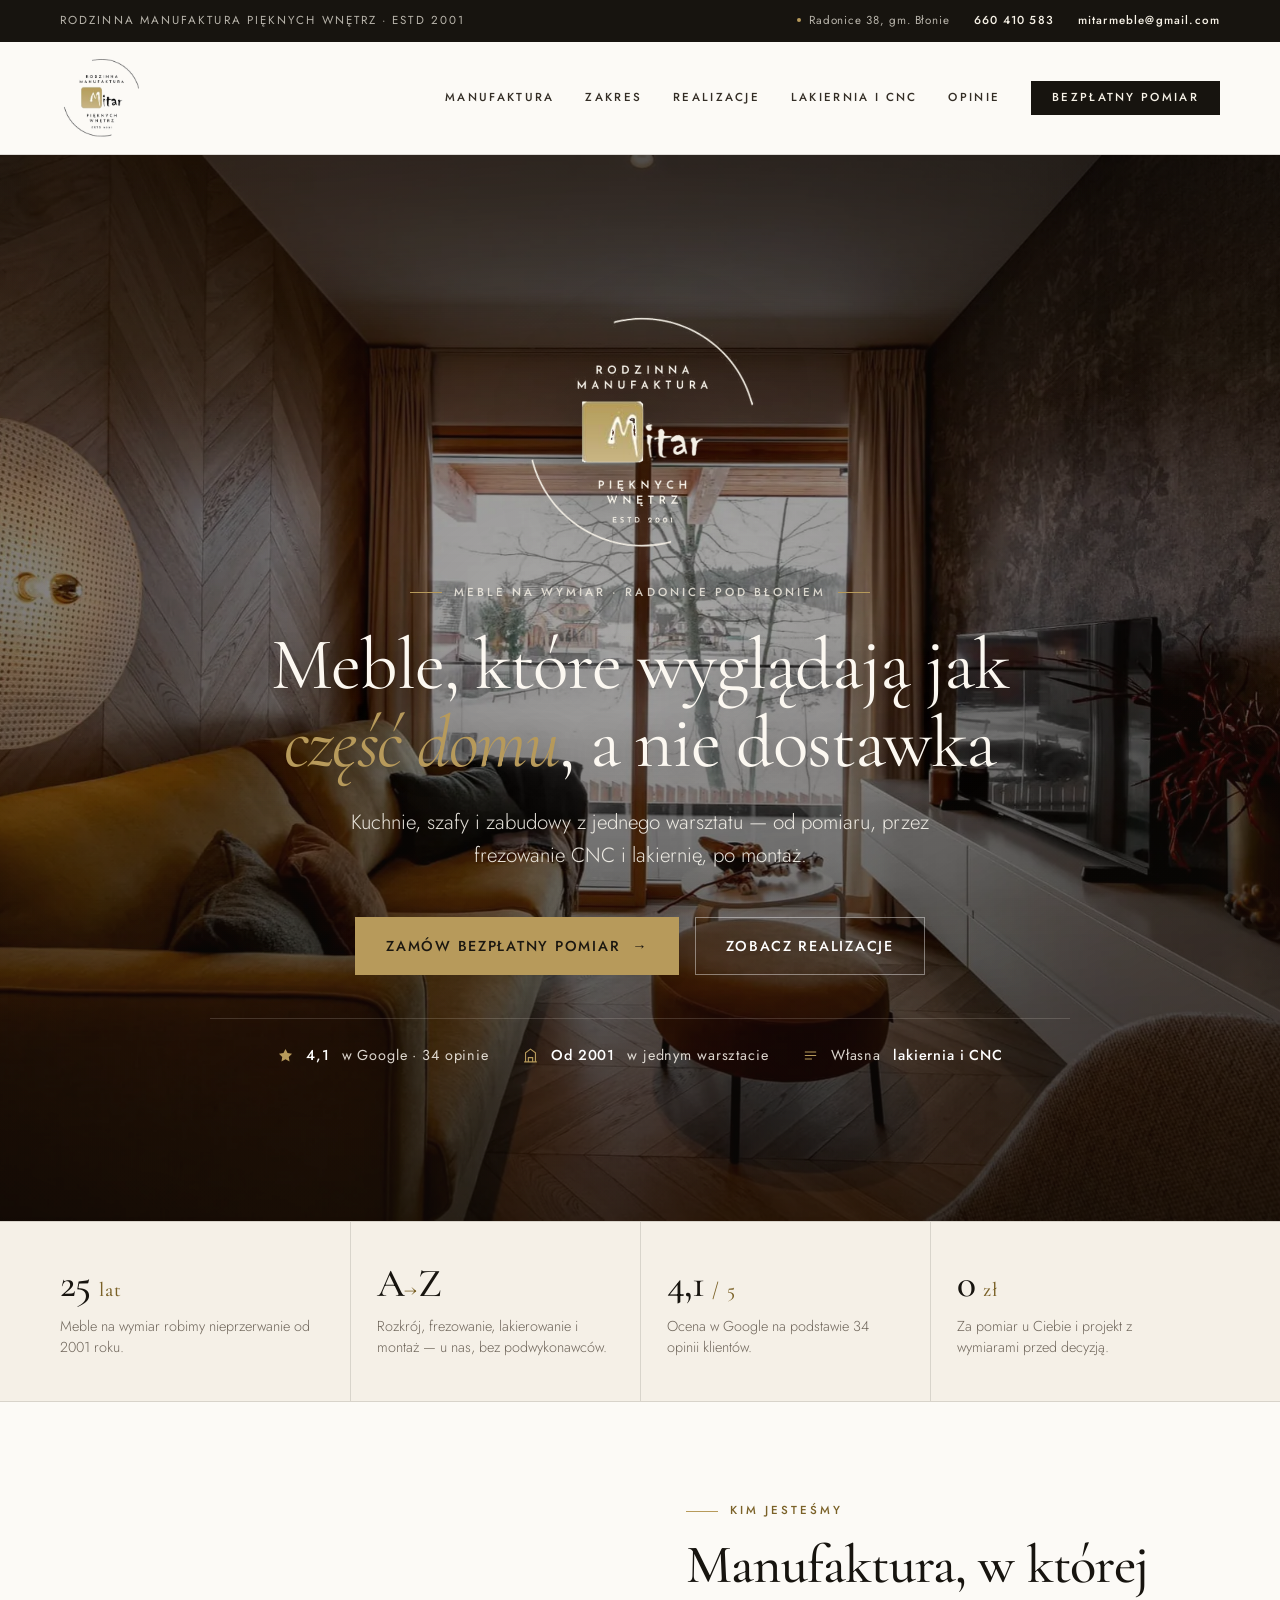
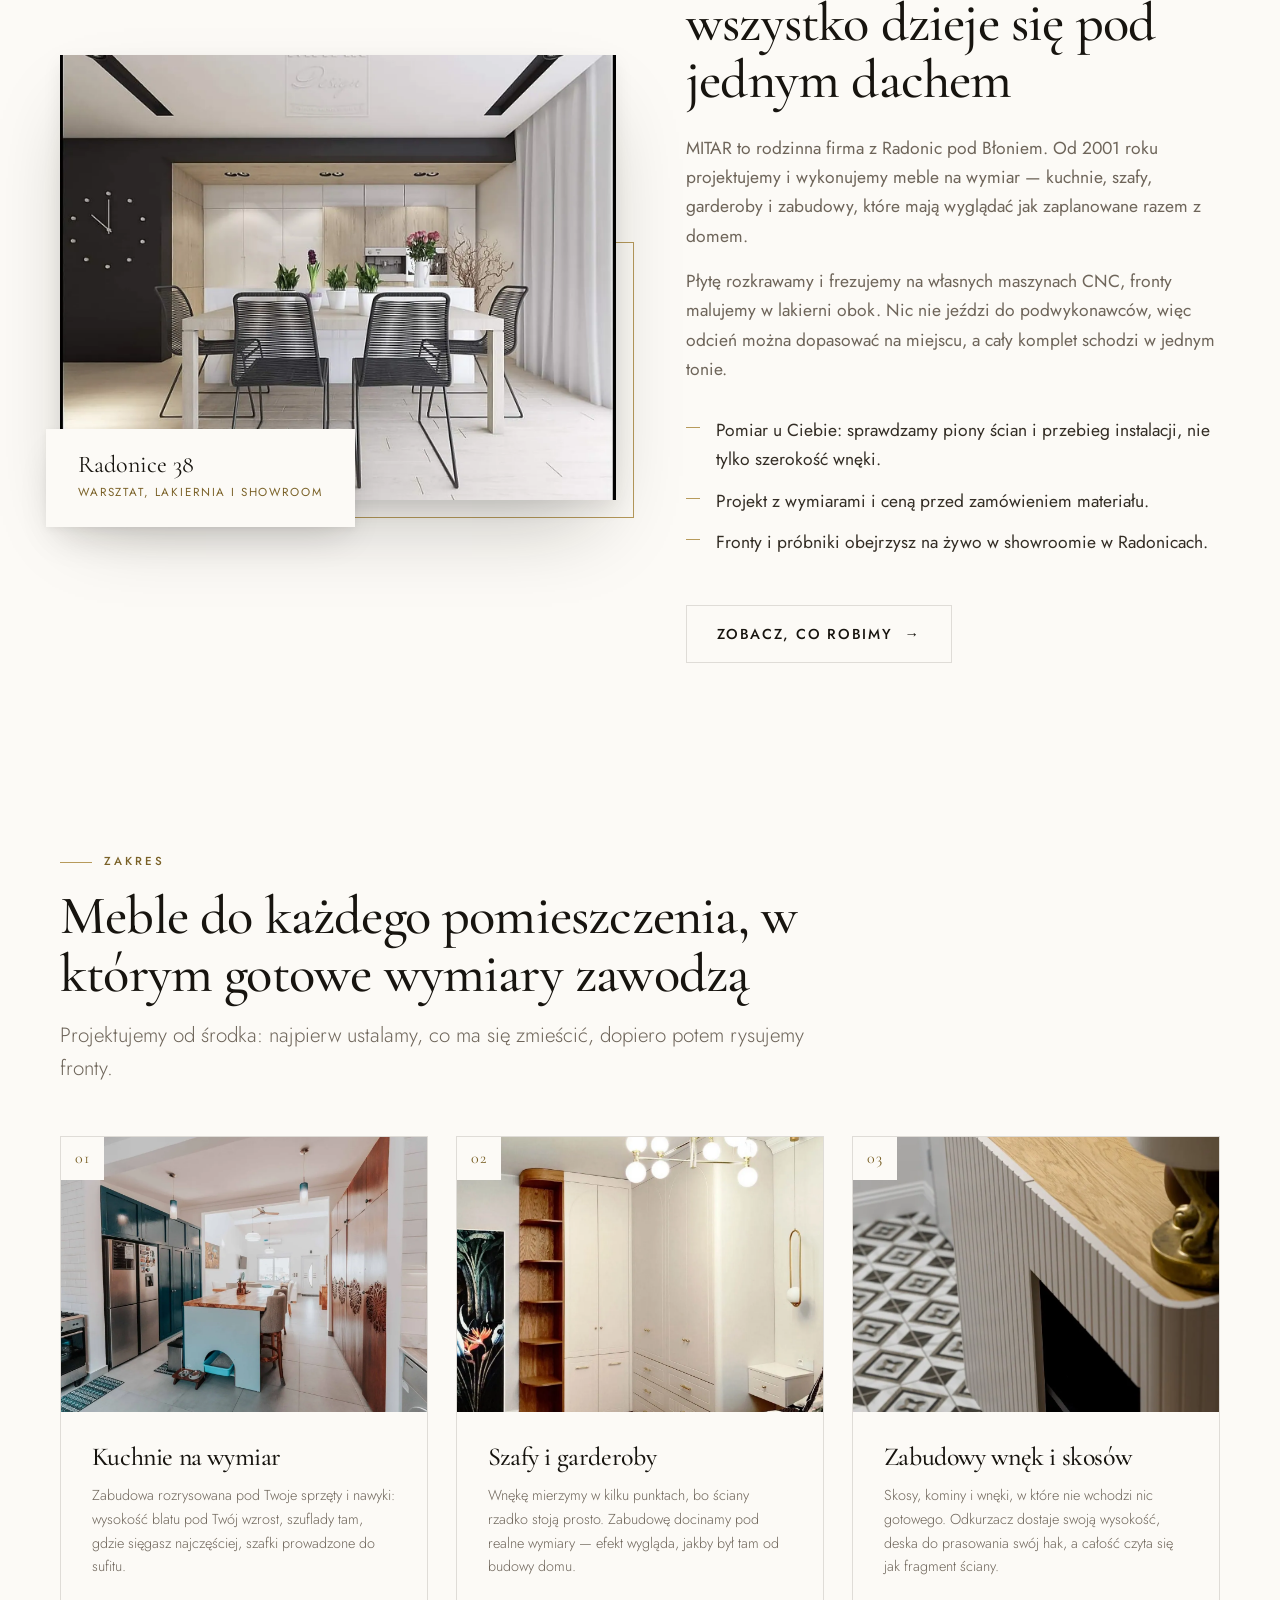
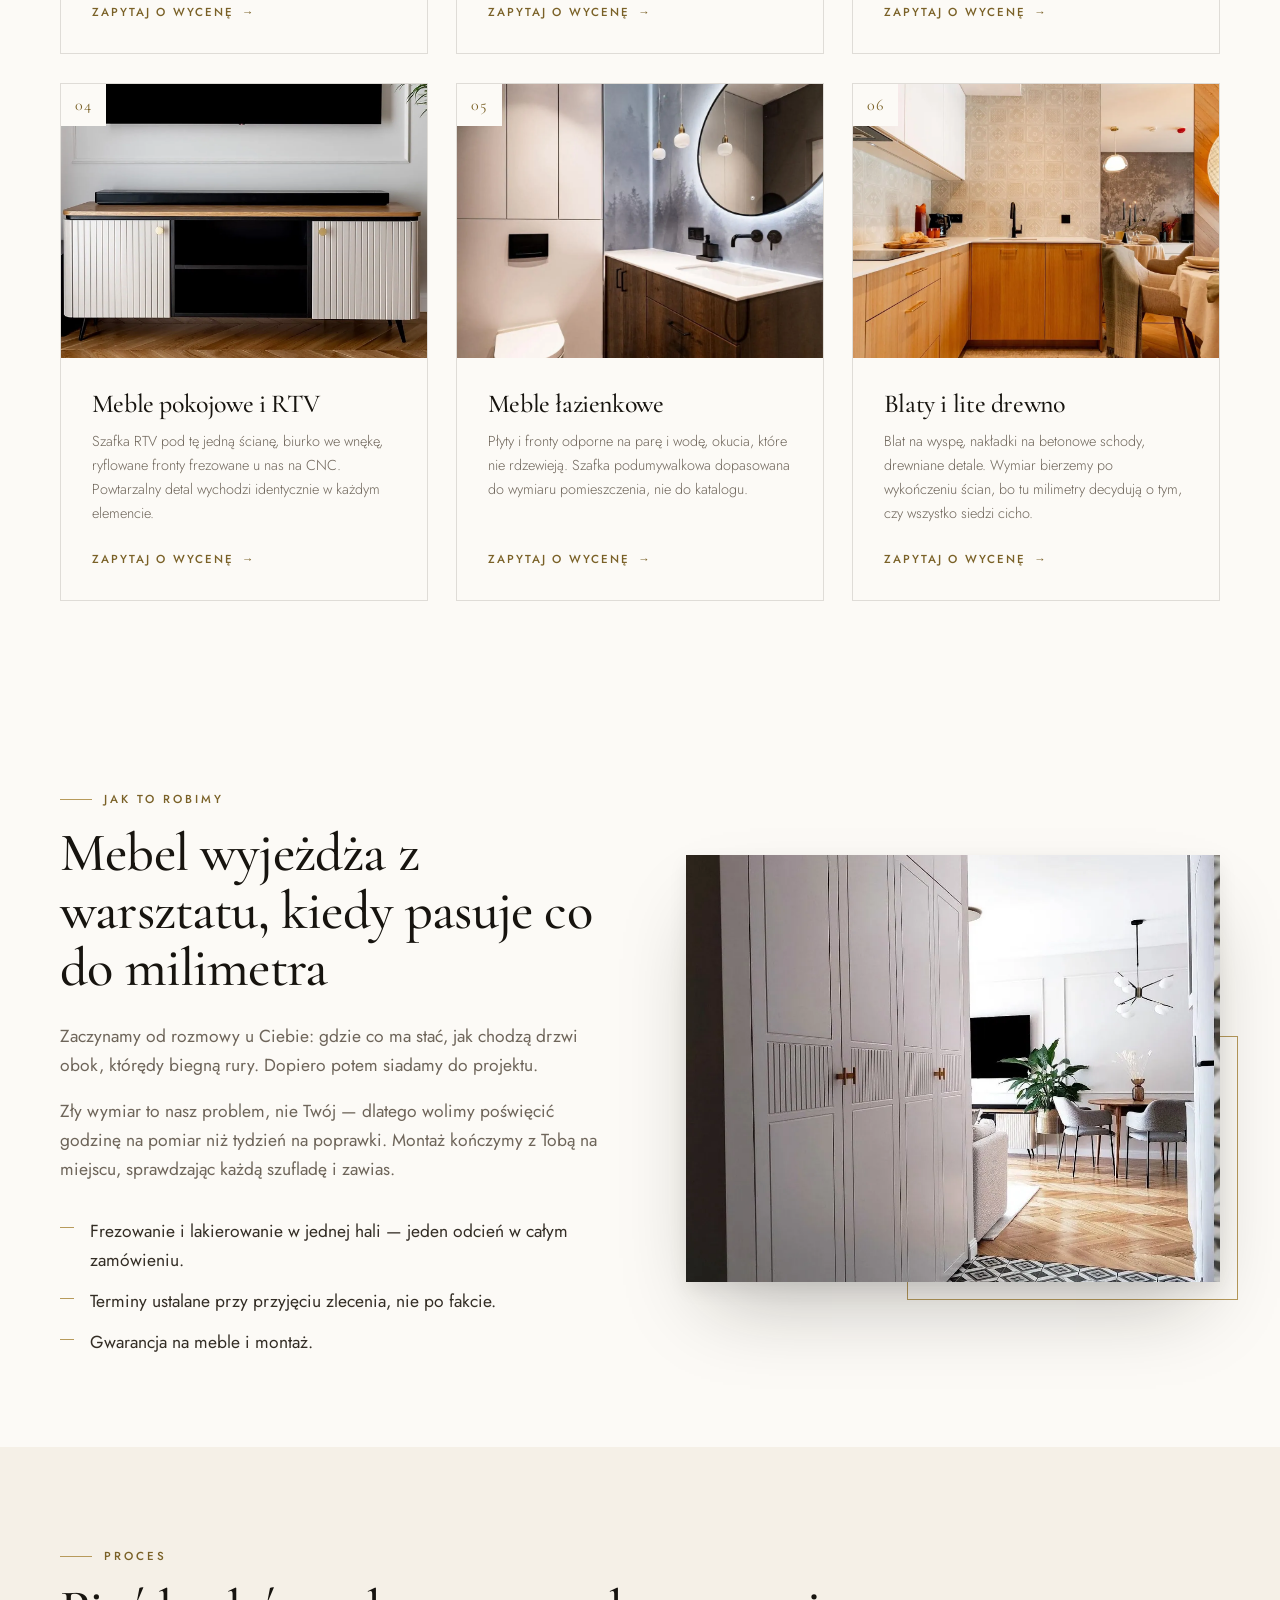
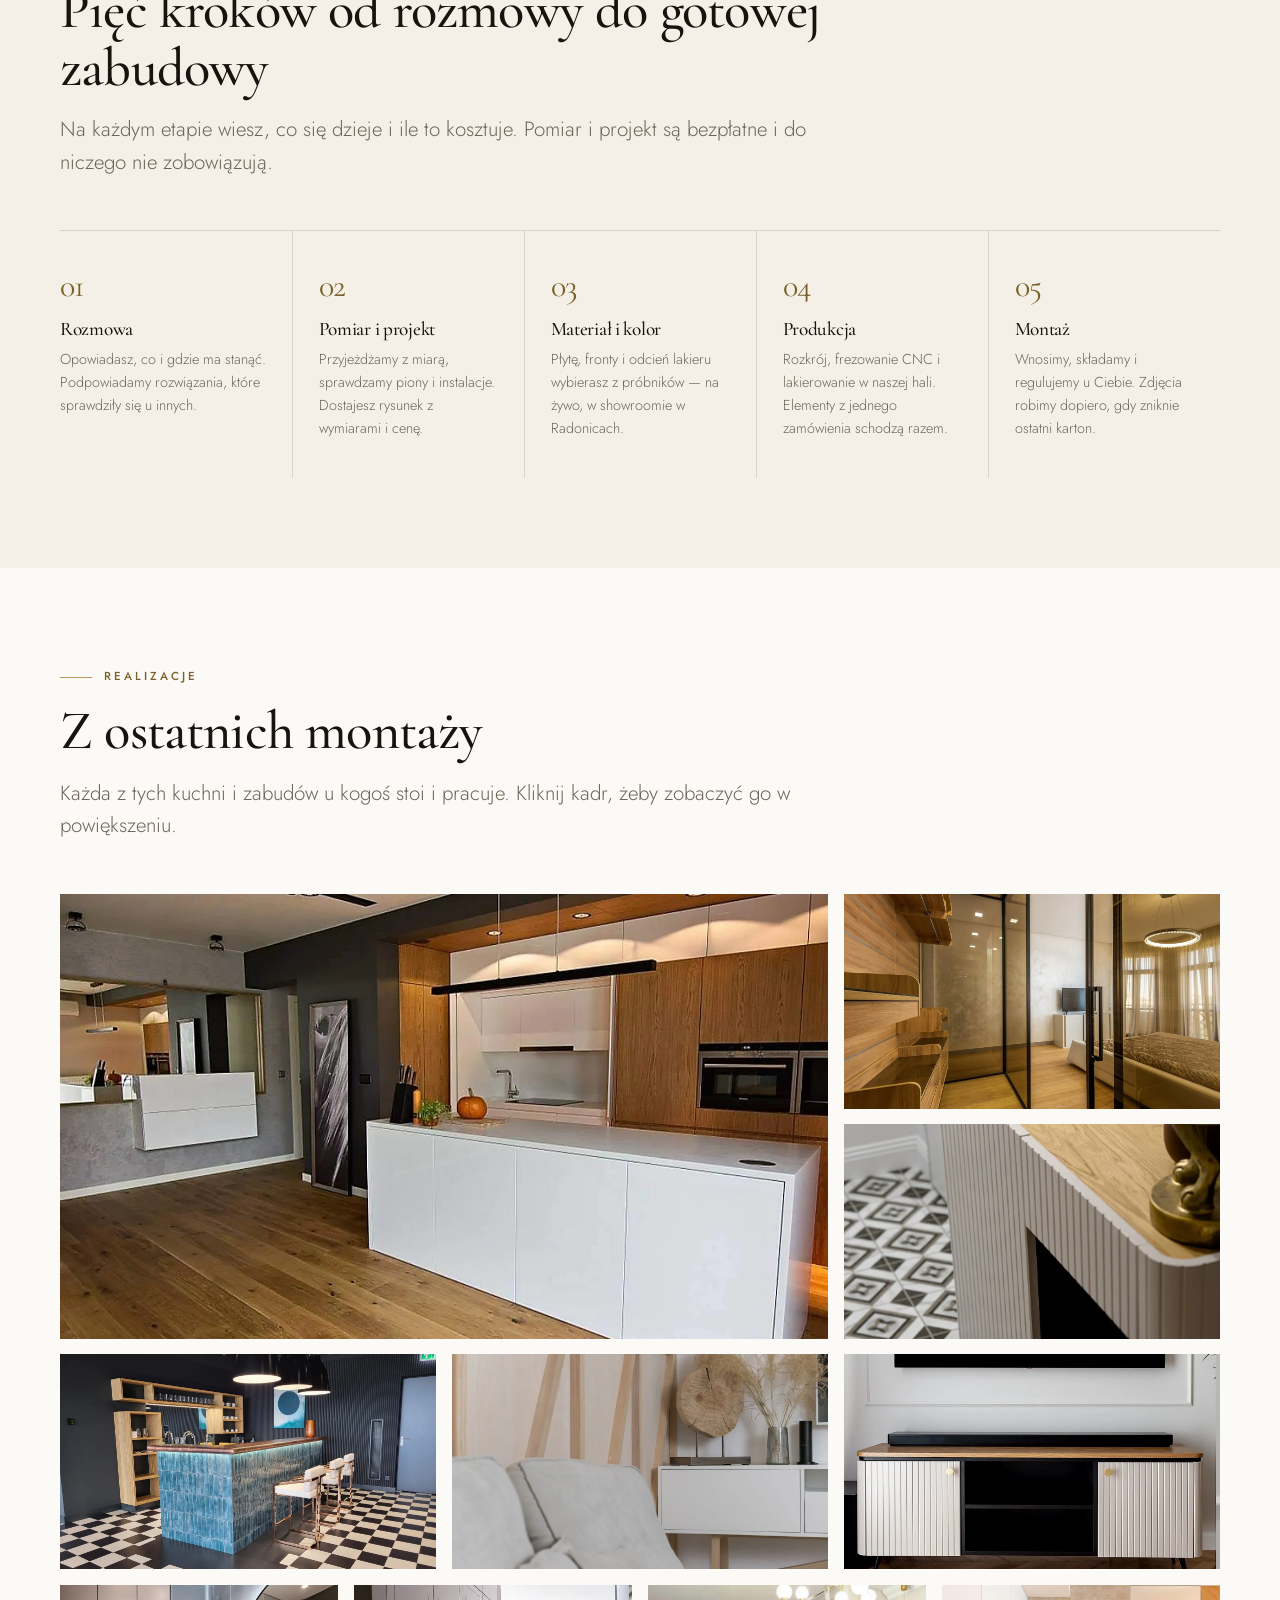
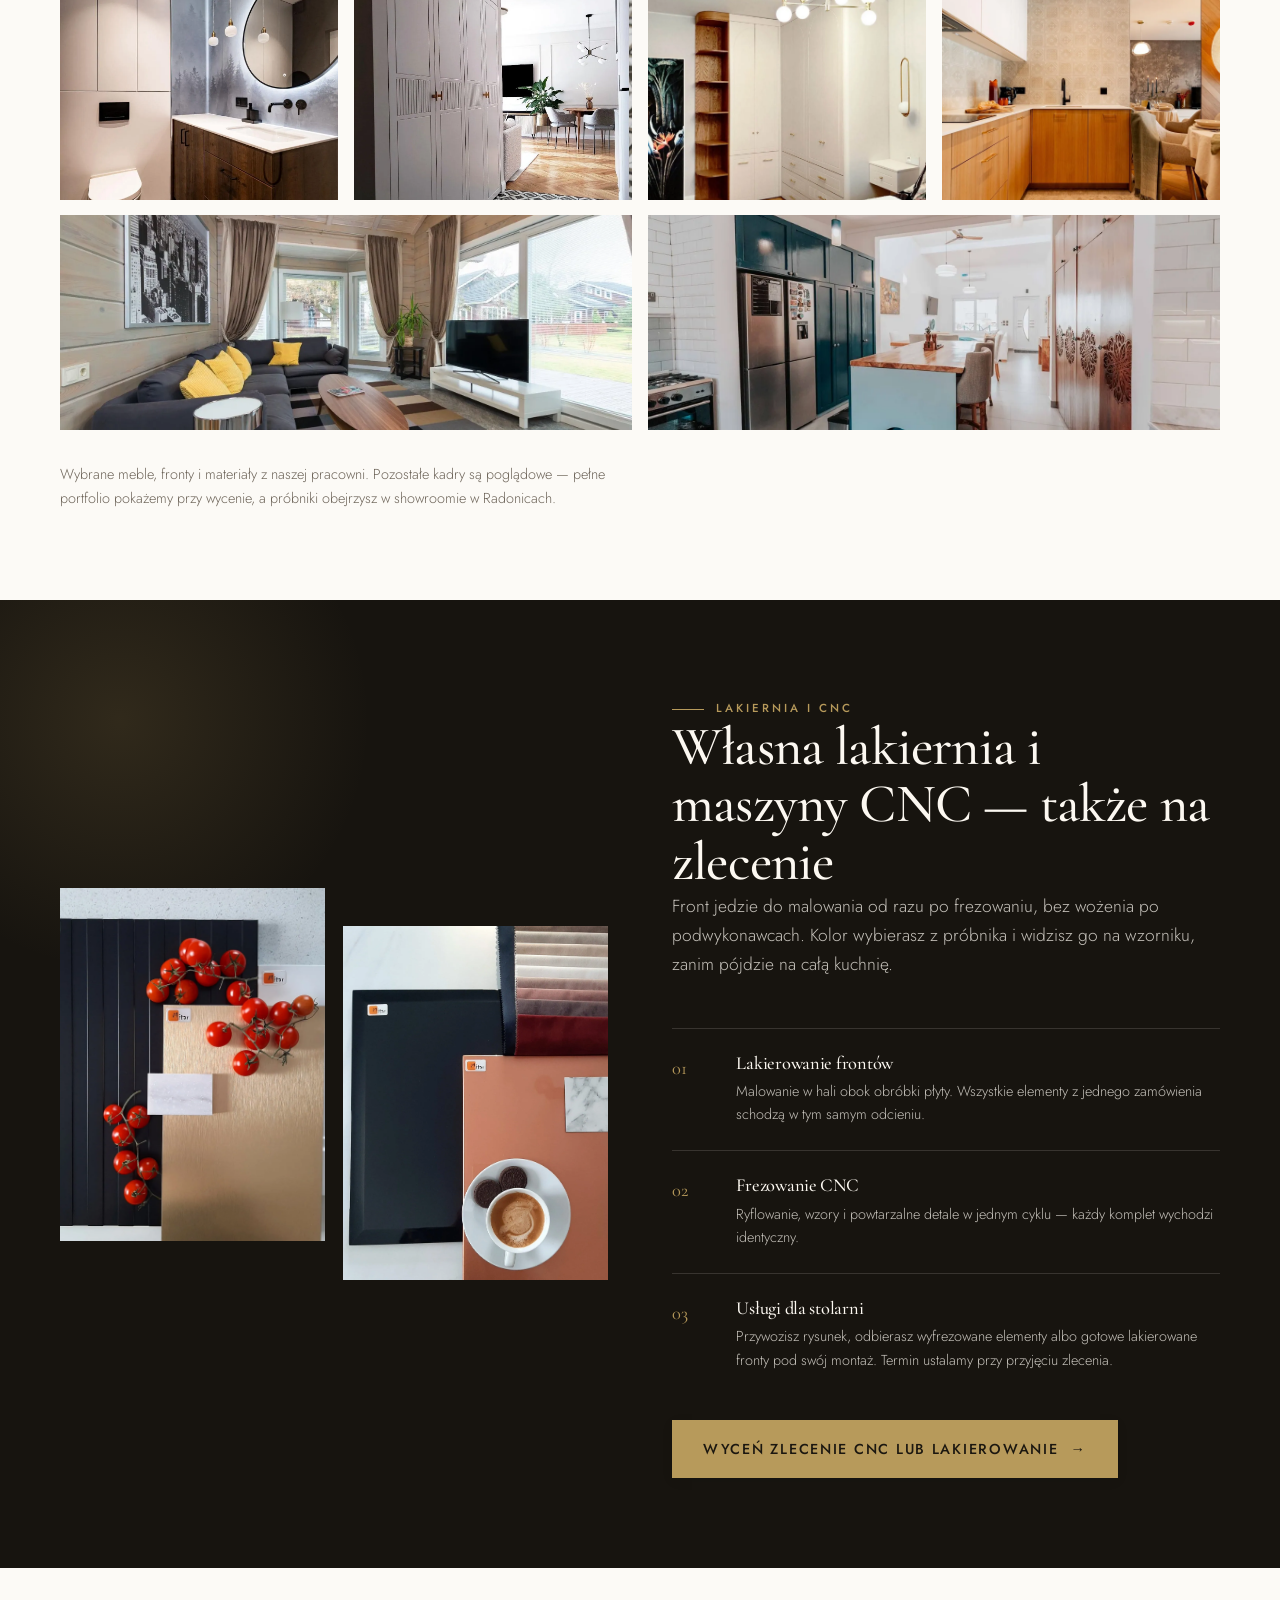
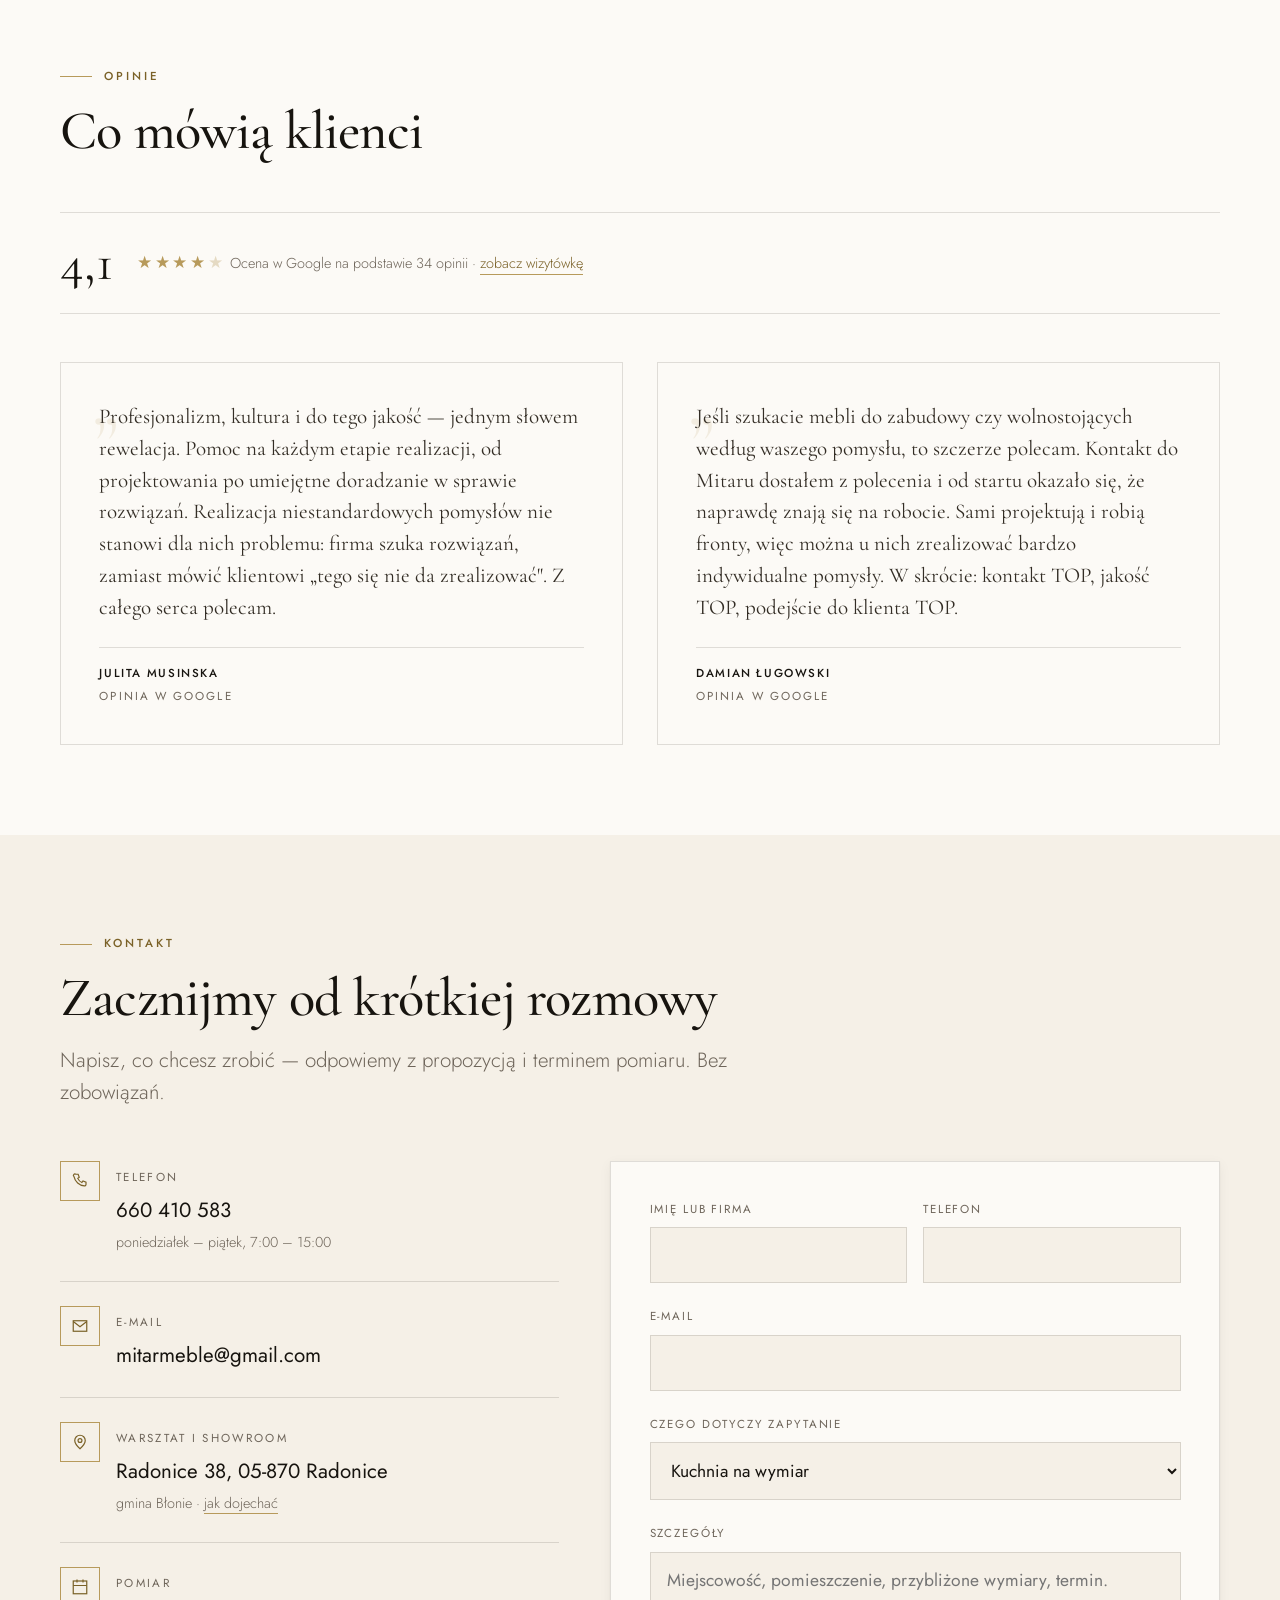
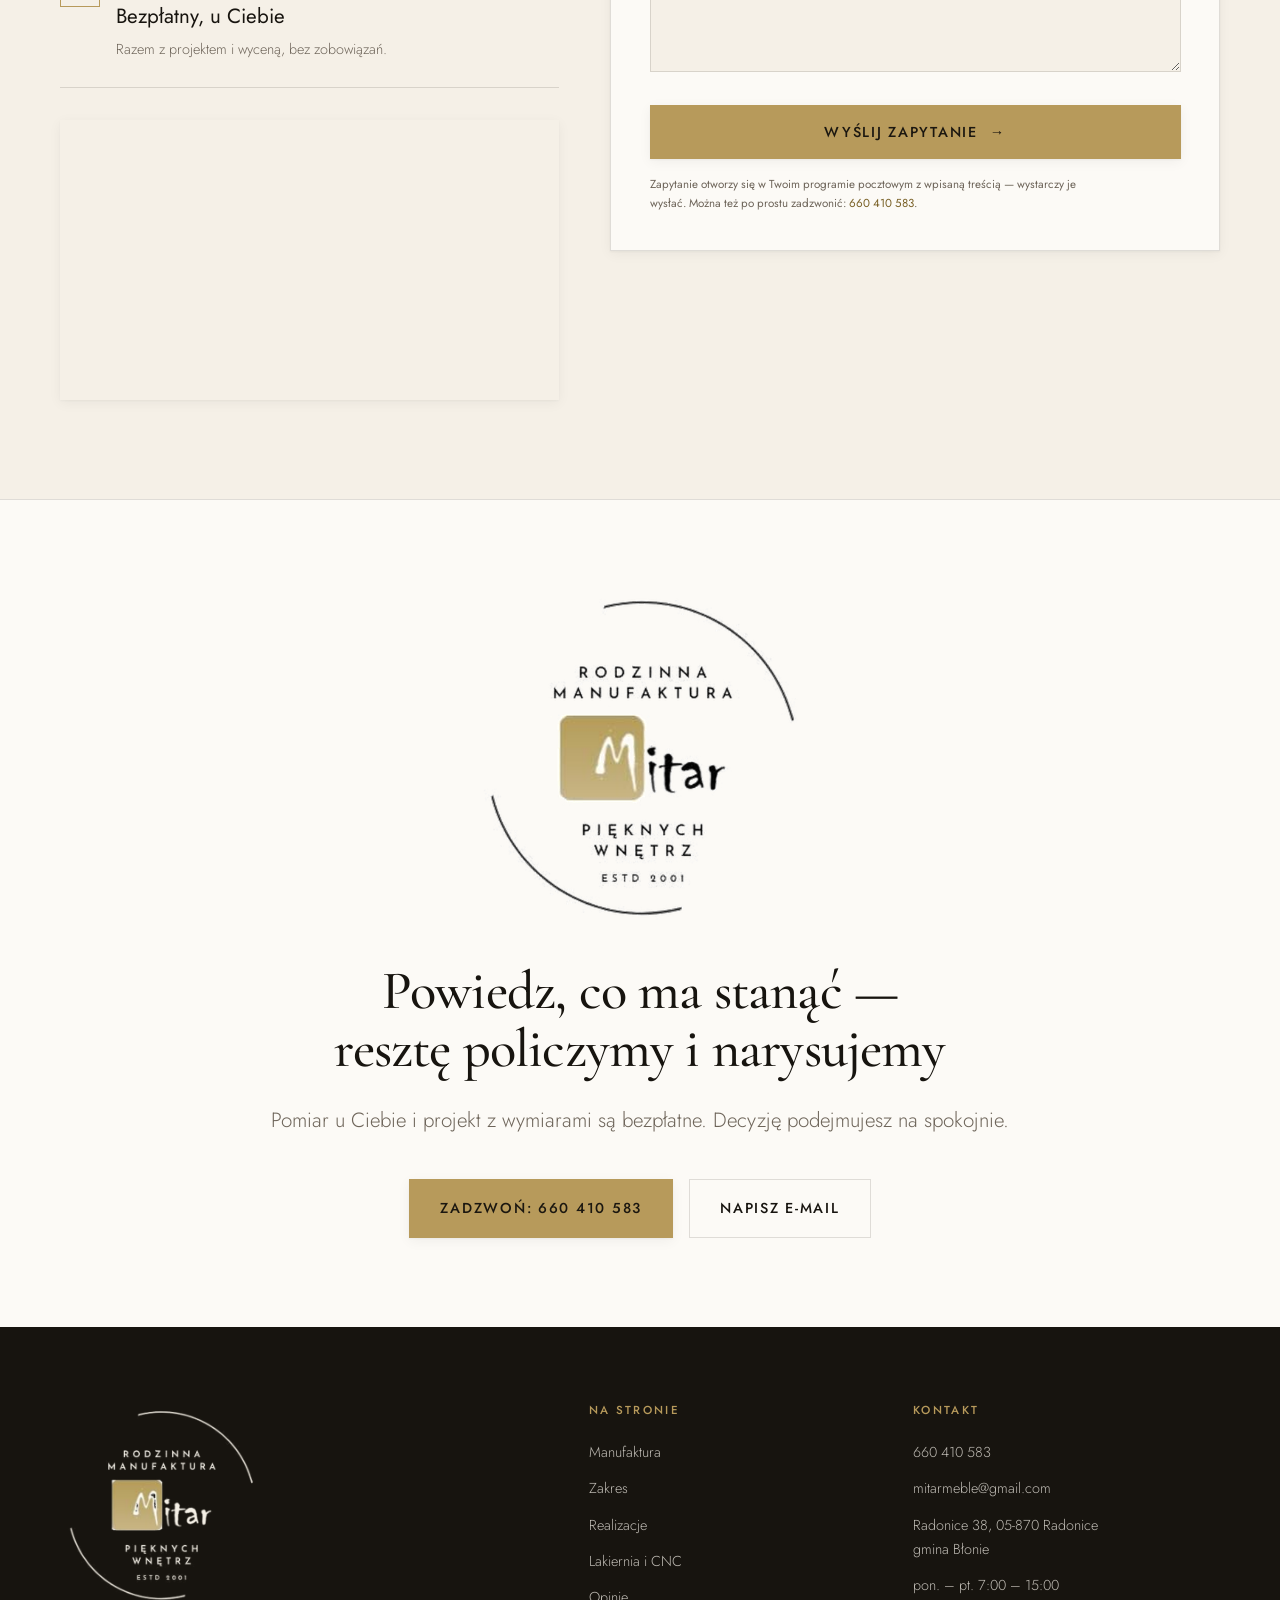
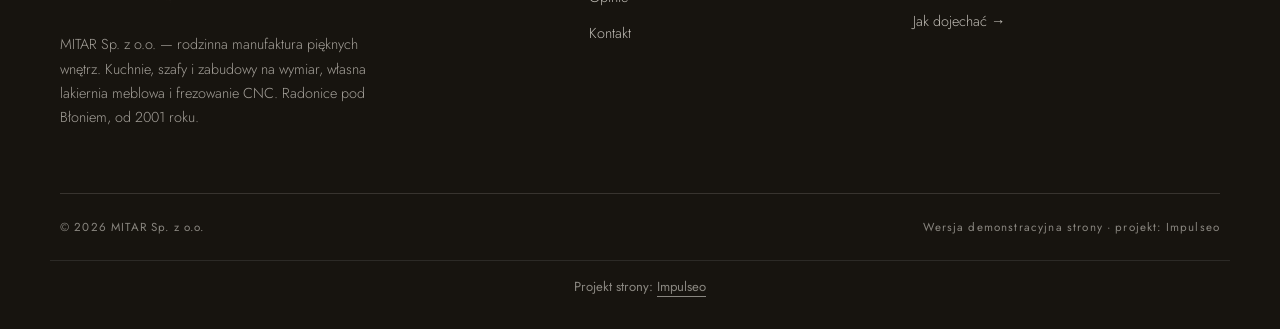
<file: index.html>
<!DOCTYPE html>
<html lang="pl">
<head>
<meta charset="UTF-8">
<meta name="viewport" content="width=device-width, initial-scale=1.0">
<meta name="robots" content="noindex,nofollow">
<title>MITAR — meble na wymiar, lakiernia meblowa i CNC | Radonice pod Błoniem</title>
<meta name="description" content="MITAR — rodzinna manufaktura pięknych wnętrz od 2001 roku. Kuchnie, szafy, garderoby i zabudowy na wymiar. Własna lakiernia meblowa i frezowanie CNC w Radonicach pod Błoniem. Bezpłatny pomiar i projekt: 660 410 583.">
<meta name="theme-color" content="#17140F">
<meta property="og:type" content="website">
<meta property="og:title" content="MITAR — rodzinna manufaktura pięknych wnętrz">
<meta property="og:description" content="Kuchnie, szafy i zabudowy na wymiar. Własna lakiernia meblowa i frezowanie CNC. Radonice pod Błoniem, od 2001 roku.">
<meta property="og:image" content="img/hero.jpg">
<link rel="icon" href="img/logo.png">
<link rel="preconnect" href="https://fonts.googleapis.com">
<link rel="preconnect" href="https://fonts.gstatic.com" crossorigin>
<link rel="preload" as="image" href="img/hero.webp" type="image/webp">
<link href="https://fonts.googleapis.com/css2?family=Cormorant+Garamond:ital,wght@0,400;0,500;0,600;1,400&family=Jost:wght@300;400;500&display=swap" rel="stylesheet">
<link rel="stylesheet" href="assets/styles.css">
</head>
<body id="top">

<!-- ============ PASEK UTILITY ============ -->
<div class="util">
  <div class="wrap">
    <span class="util-left">Rodzinna manufaktura pięknych wnętrz · ESTD 2001</span>
    <span class="util-right">
      <span class="sep"><span class="dot"></span>Radonice 38, gm. Błonie</span>
      <a href="tel:+48660410583">660 410 583</a>
      <a href="mailto:mitarmeble@gmail.com">mitarmeble@gmail.com</a>
    </span>
  </div>
</div>

<!-- ============ NAWIGACJA ============ -->
<header class="nav" id="nav">
  <div class="wrap">
    <a class="brand" href="#top" aria-label="MITAR — strona główna">
      <img src="img/logo.png" alt="MITAR — rodzinna manufaktura pięknych wnętrz" width="323" height="330">
    </a>
    <nav class="nav-links" id="navLinks">
      <a href="#manufaktura">Manufaktura</a>
      <a href="#zakres">Zakres</a>
      <a href="#realizacje">Realizacje</a>
      <a href="#lakiernia">Lakiernia i CNC</a>
      <a href="#opinie">Opinie</a>
      <a href="#kontakt" class="btn btn-dark btn-sm">Bezpłatny pomiar</a>
    </nav>
    <button class="nav-toggle" id="navToggle" aria-label="Menu" aria-expanded="false"><span></span><span></span><span></span></button>
  </div>
</header>

<!-- ============ HERO ============ -->
<section class="hero">
  <div class="hero-bg">
    <picture>
      <source srcset="img/hero.webp" type="image/webp">
      <img src="img/hero.jpg" alt="Salon z zabudową na wymiar wykonaną przez MITAR" width="2000" height="1330" fetchpriority="high">
    </picture>
  </div>
  <div class="wrap">
    <img class="hero-mark" src="img/logo-light.png" alt="MITAR — rodzinna manufaktura pięknych wnętrz, od 2001" width="323" height="330">
    <span class="eyebrow">Meble na wymiar · Radonice pod Błoniem</span>
    <h1>Meble, które wyglądają jak <em>część domu</em>, a nie dostawka</h1>
    <p class="lead">Kuchnie, szafy i zabudowy z jednego warsztatu — od pomiaru, przez frezowanie CNC i lakiernię, po montaż.</p>
    <div class="hero-actions">
      <a href="#kontakt" class="btn btn-gold">Zamów bezpłatny pomiar <span class="arr">→</span></a>
      <a href="#realizacje" class="btn btn-ghost-light">Zobacz realizacje</a>
    </div>
    <div class="hero-facts">
      <span class="f"><svg viewBox="0 0 24 24" aria-hidden="true"><path d="M12 2.8l2.85 5.8 6.4.93-4.63 4.5 1.1 6.37L12 17.4l-5.72 3 1.1-6.37-4.63-4.5 6.4-.93L12 2.8Z" fill="currentColor"/></svg> <b>4,1</b> w Google · 34 opinie</span>
      <span class="f"><svg viewBox="0 0 24 24" fill="none" stroke="currentColor" stroke-width="1.6" aria-hidden="true"><path d="M3 21h18M5 21V8l7-5 7 5v13M9 21v-6h6v6"/></svg> <b>Od 2001</b> w jednym warsztacie</span>
      <span class="f"><svg viewBox="0 0 24 24" fill="none" stroke="currentColor" stroke-width="1.6" aria-hidden="true"><path d="M4 7h16M4 12h16M4 17h10"/></svg> Własna <b>lakiernia i CNC</b></span>
    </div>
  </div>
</section>

<!-- ============ PASEK FAKTÓW ============ -->
<section class="strip">
  <div class="wrap">
    <div class="it reveal"><div class="n">25 <small>lat</small></div><div class="t">Meble na wymiar robimy nieprzerwanie od 2001 roku.</div></div>
    <div class="it reveal" data-d="1"><div class="n">A<small>→</small>Z</div><div class="t">Rozkrój, frezowanie, lakierowanie i montaż — u nas, bez podwykonawców.</div></div>
    <div class="it reveal" data-d="2"><div class="n">4,1 <small>/ 5</small></div><div class="t">Ocena w Google na podstawie 34 opinii klientów.</div></div>
    <div class="it reveal" data-d="3"><div class="n">0 <small>zł</small></div><div class="t">Za pomiar u Ciebie i projekt z wymiarami przed decyzją.</div></div>
  </div>
</section>

<!-- ============ MANUFAKTURA ============ -->
<section id="manufaktura">
  <div class="wrap split">
    <div class="split-art reveal">
      <div class="ph">
        <picture>
          <source srcset="img/about.webp" type="image/webp">
          <img src="img/about.jpg" alt="Showroom MITAR w Radonicach — zabudowa z frontami lakierowanymi" loading="lazy" width="1400" height="1376">
        </picture>
      </div>
      <span class="frame" aria-hidden="true"></span>
      <div class="badge"><div class="k">Radonice 38</div><div class="v">Warsztat, lakiernia i showroom</div></div>
    </div>
    <div class="split-copy reveal" data-d="1">
      <span class="eyebrow">Kim jesteśmy</span>
      <h2>Manufaktura, w której wszystko dzieje się pod jednym dachem</h2>
      <p class="muted">MITAR to rodzinna firma z Radonic pod Błoniem. Od 2001 roku projektujemy i wykonujemy meble na wymiar — kuchnie, szafy, garderoby i zabudowy, które mają wyglądać jak zaplanowane razem z domem.</p>
      <p class="muted">Płytę rozkrawamy i frezujemy na własnych maszynach CNC, fronty malujemy w lakierni obok. Nic nie jeździ do podwykonawców, więc odcień można dopasować na miejscu, a cały komplet schodzi w jednym tonie.</p>
      <ul class="checks">
        <li>Pomiar u Ciebie: sprawdzamy piony ścian i przebieg instalacji, nie tylko szerokość wnęki.</li>
        <li>Projekt z wymiarami i ceną przed zamówieniem materiału.</li>
        <li>Fronty i próbniki obejrzysz na żywo w showroomie w Radonicach.</li>
      </ul>
      <a href="#zakres" class="btn btn-ghost">Zobacz, co robimy <span class="arr">→</span></a>
    </div>
  </div>
</section>

<!-- ============ ZAKRES ============ -->
<section id="zakres" class="process" style="background:var(--paper)">
  <div class="wrap">
    <div class="head reveal">
      <span class="eyebrow">Zakres</span>
      <h2>Meble do każdego pomieszczenia, w którym gotowe wymiary zawodzą</h2>
      <p>Projektujemy od środka: najpierw ustalamy, co ma się zmieścić, dopiero potem rysujemy fronty.</p>
    </div>
    <div class="svc-grid">
      <a class="svc reveal" href="#kontakt">
        <div class="ph"><span class="no">01</span>
          <picture><source srcset="img/g12.webp" type="image/webp"><img src="img/g12.jpg" alt="Kuchnia na wymiar z wyspą" loading="lazy" width="1500" height="1000"></picture>
        </div>
        <div class="bd">
          <h3>Kuchnie na wymiar</h3>
          <p>Zabudowa rozrysowana pod Twoje sprzęty i nawyki: wysokość blatu pod Twój wzrost, szuflady tam, gdzie sięgasz najczęściej, szafki prowadzone do sufitu.</p>
          <span class="more">Zapytaj o wycenę <span class="arr">→</span></span>
        </div>
      </a>
      <a class="svc reveal" data-d="1" href="#kontakt">
        <div class="ph"><span class="no">02</span>
          <picture><source srcset="img/g10.webp" type="image/webp"><img src="img/g10.jpg" alt="Szafa i zabudowa narożna w sypialni" loading="lazy" width="1035" height="1500"></picture>
        </div>
        <div class="bd">
          <h3>Szafy i garderoby</h3>
          <p>Wnękę mierzymy w kilku punktach, bo ściany rzadko stoją prosto. Zabudowę docinamy pod realne wymiary — efekt wygląda, jakby był tam od budowy domu.</p>
          <span class="more">Zapytaj o wycenę <span class="arr">→</span></span>
        </div>
      </a>
      <a class="svc reveal" data-d="2" href="#kontakt">
        <div class="ph"><span class="no">03</span>
          <picture><source srcset="img/g9.webp" type="image/webp"><img src="img/g9.jpg" alt="Obudowa kominka z ryflowanym frontem" loading="lazy" width="909" height="1500"></picture>
        </div>
        <div class="bd">
          <h3>Zabudowy wnęk i skosów</h3>
          <p>Skosy, kominy i wnęki, w które nie wchodzi nic gotowego. Odkurzacz dostaje swoją wysokość, deska do prasowania swój hak, a całość czyta się jak fragment ściany.</p>
          <span class="more">Zapytaj o wycenę <span class="arr">→</span></span>
        </div>
      </a>
      <a class="svc reveal" href="#kontakt">
        <div class="ph"><span class="no">04</span>
          <picture><source srcset="img/g7.webp" type="image/webp"><img src="img/g7.jpg" alt="Komoda RTV z frezowanym frontem" loading="lazy" width="1400" height="988"></picture>
        </div>
        <div class="bd">
          <h3>Meble pokojowe i RTV</h3>
          <p>Szafka RTV pod tę jedną ścianę, biurko we wnękę, ryflowane fronty frezowane u nas na CNC. Powtarzalny detal wychodzi identycznie w każdym elemencie.</p>
          <span class="more">Zapytaj o wycenę <span class="arr">→</span></span>
        </div>
      </a>
      <a class="svc reveal" data-d="1" href="#kontakt">
        <div class="ph"><span class="no">05</span>
          <picture><source srcset="img/g4.webp" type="image/webp"><img src="img/g4.jpg" alt="Zabudowa łazienkowa z drewnianym frontem" loading="lazy" width="998" height="1500"></picture>
        </div>
        <div class="bd">
          <h3>Meble łazienkowe</h3>
          <p>Płyty i fronty odporne na parę i wodę, okucia, które nie rdzewieją. Szafka podumywalkowa dopasowana do wymiaru pomieszczenia, nie do katalogu.</p>
          <span class="more">Zapytaj o wycenę <span class="arr">→</span></span>
        </div>
      </a>
      <a class="svc reveal" data-d="2" href="#kontakt">
        <div class="ph"><span class="no">06</span>
          <picture><source srcset="img/g5.webp" type="image/webp"><img src="img/g5.jpg" alt="Kuchnia z frontami z litego drewna" loading="lazy" width="997" height="1500"></picture>
        </div>
        <div class="bd">
          <h3>Blaty i lite drewno</h3>
          <p>Blat na wyspę, nakładki na betonowe schody, drewniane detale. Wymiar bierzemy po wykończeniu ścian, bo tu milimetry decydują o tym, czy wszystko siedzi cicho.</p>
          <span class="more">Zapytaj o wycenę <span class="arr">→</span></span>
        </div>
      </a>
    </div>
  </div>
</section>

<!-- ============ MILIMETRY / SPLIT 2 ============ -->
<section>
  <div class="wrap split rev">
    <div class="split-art reveal" data-d="1">
      <div class="ph">
        <picture><source srcset="img/g8.webp" type="image/webp"><img src="img/g8.jpg" alt="Biała zabudowa przedpokoju na wymiar" loading="lazy" width="1055" height="1492"></picture>
      </div>
      <span class="frame" aria-hidden="true"></span>
    </div>
    <div class="split-copy reveal">
      <span class="eyebrow">Jak to robimy</span>
      <h2>Mebel wyjeżdża z warsztatu, kiedy pasuje co do milimetra</h2>
      <p class="muted">Zaczynamy od rozmowy u Ciebie: gdzie co ma stać, jak chodzą drzwi obok, którędy biegną rury. Dopiero potem siadamy do projektu.</p>
      <p class="muted">Zły wymiar to nasz problem, nie Twój — dlatego wolimy poświęcić godzinę na pomiar niż tydzień na poprawki. Montaż kończymy z Tobą na miejscu, sprawdzając każdą szufladę i zawias.</p>
      <ul class="checks">
        <li>Frezowanie i lakierowanie w jednej hali — jeden odcień w całym zamówieniu.</li>
        <li>Terminy ustalane przy przyjęciu zlecenia, nie po fakcie.</li>
        <li>Gwarancja na meble i montaż.</li>
      </ul>
    </div>
  </div>
</section>

<!-- ============ PROCES ============ -->
<section class="process">
  <div class="wrap">
    <div class="head reveal">
      <span class="eyebrow">Proces</span>
      <h2>Pięć kroków od rozmowy do gotowej zabudowy</h2>
      <p>Na każdym etapie wiesz, co się dzieje i ile to kosztuje. Pomiar i projekt są bezpłatne i do niczego nie zobowiązują.</p>
    </div>
    <div class="steps">
      <div class="step reveal"><div class="no">01</div><h3>Rozmowa</h3><p>Opowiadasz, co i gdzie ma stanąć. Podpowiadamy rozwiązania, które sprawdziły się u innych.</p></div>
      <div class="step reveal" data-d="1"><div class="no">02</div><h3>Pomiar i projekt</h3><p>Przyjeżdżamy z miarą, sprawdzamy piony i instalacje. Dostajesz rysunek z wymiarami i cenę.</p></div>
      <div class="step reveal" data-d="2"><div class="no">03</div><h3>Materiał i kolor</h3><p>Płytę, fronty i odcień lakieru wybierasz z próbników — na żywo, w showroomie w Radonicach.</p></div>
      <div class="step reveal" data-d="3"><div class="no">04</div><h3>Produkcja</h3><p>Rozkrój, frezowanie CNC i lakierowanie w naszej hali. Elementy z jednego zamówienia schodzą razem.</p></div>
      <div class="step reveal" data-d="3"><div class="no">05</div><h3>Montaż</h3><p>Wnosimy, składamy i regulujemy u Ciebie. Zdjęcia robimy dopiero, gdy zniknie ostatni karton.</p></div>
    </div>
  </div>
</section>

<!-- ============ REALIZACJE ============ -->
<section id="realizacje">
  <div class="wrap">
    <div class="head reveal">
      <span class="eyebrow">Realizacje</span>
      <h2>Z ostatnich montaży</h2>
      <p>Każda z tych kuchni i zabudów u kogoś stoi i pracuje. Kliknij kadr, żeby zobaczyć go w powiększeniu.</p>
    </div>
    <div class="gallery" id="gallery">
      <figure class="tile t-8 t-r2 reveal" data-full="img/g1.jpg" data-cap="Kuchnia z wyspą na wymiar">
        <picture><source srcset="img/g1.webp" type="image/webp"><img src="img/g1.jpg" alt="Kuchnia z wyspą na wymiar" loading="lazy" width="1400" height="900"></picture>
        <figcaption class="cap">Kuchnia z wyspą<small>Fronty białe, korpusy do sufitu</small></figcaption>
      </figure>
      <figure class="tile t-4 reveal" data-d="1" data-full="img/g11.jpg" data-cap="Szafa z drzwiami przesuwnymi">
        <picture><source srcset="img/g11.webp" type="image/webp"><img src="img/g11.jpg" alt="Szafa z drzwiami przesuwnymi i drewnianą zabudową" loading="lazy" width="1500" height="1001"></picture>
        <figcaption class="cap">Szafa przesuwna<small>Lustro i drewno</small></figcaption>
      </figure>
      <figure class="tile t-4 reveal" data-d="2" data-full="img/g9.jpg" data-cap="Obudowa kominka z ryflowanym frontem">
        <picture><source srcset="img/g9.webp" type="image/webp"><img src="img/g9.jpg" alt="Obudowa kominka z ryflowanym frontem" loading="lazy" width="909" height="1500"></picture>
        <figcaption class="cap">Obudowa kominka<small>Ryflowany front</small></figcaption>
      </figure>
      <figure class="tile t-4 reveal" data-full="img/g2.jpg" data-cap="Zabudowa barowa w lokalu">
        <picture><source srcset="img/g2.webp" type="image/webp"><img src="img/g2.jpg" alt="Zabudowa barowa w lokalu gastronomicznym" loading="lazy" width="1500" height="1125"></picture>
        <figcaption class="cap">Zabudowa barowa<small>Realizacja w lokalu</small></figcaption>
      </figure>
      <figure class="tile t-4 reveal" data-d="1" data-full="img/g14.jpg" data-cap="Komoda z frezowanym frontem">
        <picture><source srcset="img/g14.webp" type="image/webp"><img src="img/g14.jpg" alt="Komoda z frezowanym frontem" loading="lazy" width="1500" height="999"></picture>
        <figcaption class="cap">Komoda w salonie<small>Detal frontu</small></figcaption>
      </figure>
      <figure class="tile t-4 reveal" data-d="2" data-full="img/g7.jpg" data-cap="Komoda RTV z frezowanym frontem">
        <picture><source srcset="img/g7.webp" type="image/webp"><img src="img/g7.jpg" alt="Komoda RTV z frezowanym frontem na jodełce" loading="lazy" width="1400" height="988"></picture>
        <figcaption class="cap">Zabudowa RTV<small>Fronty ryflowane</small></figcaption>
      </figure>
      <figure class="tile t-3 reveal" data-full="img/g4.jpg" data-cap="Zabudowa łazienkowa">
        <picture><source srcset="img/g4.webp" type="image/webp"><img src="img/g4.jpg" alt="Zabudowa łazienkowa z drewnianym frontem" loading="lazy" width="998" height="1500"></picture>
        <figcaption class="cap">Łazienka<small>Szafka podumywalkowa</small></figcaption>
      </figure>
      <figure class="tile t-3 reveal" data-d="1" data-full="img/g8.jpg" data-cap="Zabudowa przedpokoju">
        <picture><source srcset="img/g8.webp" type="image/webp"><img src="img/g8.jpg" alt="Zabudowa przedpokoju na wymiar" loading="lazy" width="1055" height="1492"></picture>
        <figcaption class="cap">Przedpokój<small>Zabudowa do sufitu</small></figcaption>
      </figure>
      <figure class="tile t-3 reveal" data-d="2" data-full="img/g10.jpg" data-cap="Sypialnia z zabudową narożną">
        <picture><source srcset="img/g10.webp" type="image/webp"><img src="img/g10.jpg" alt="Sypialnia z zabudową narożną" loading="lazy" width="1035" height="1500"></picture>
        <figcaption class="cap">Sypialnia<small>Zabudowa narożna</small></figcaption>
      </figure>
      <figure class="tile t-3 reveal" data-d="3" data-full="img/g5.jpg" data-cap="Kuchnia w drewnie">
        <picture><source srcset="img/g5.webp" type="image/webp"><img src="img/g5.jpg" alt="Kuchnia z frontami drewnianymi" loading="lazy" width="997" height="1500"></picture>
        <figcaption class="cap">Kuchnia w drewnie<small>Fronty lite</small></figcaption>
      </figure>
      <figure class="tile t-6 reveal" data-full="img/g13.jpg" data-cap="Salon z zabudową pod skosem">
        <picture><source srcset="img/g13.webp" type="image/webp"><img src="img/g13.jpg" alt="Salon z zabudową pod skosem" loading="lazy" width="1500" height="1000"></picture>
        <figcaption class="cap">Salon pod skosem<small>Zabudowa i meble</small></figcaption>
      </figure>
      <figure class="tile t-6 reveal" data-d="1" data-full="img/g12.jpg" data-cap="Kuchnia z wyspą i zielonymi frontami">
        <picture><source srcset="img/g12.webp" type="image/webp"><img src="img/g12.jpg" alt="Kuchnia z wyspą i zielonymi frontami" loading="lazy" width="1500" height="1000"></picture>
        <figcaption class="cap">Kuchnia z wyspą<small>Fronty barwione</small></figcaption>
      </figure>
    </div>
    <p class="gal-note reveal">Wybrane meble, fronty i materiały z naszej pracowni. Pozostałe kadry są poglądowe — pełne portfolio pokażemy przy wycenie, a próbniki obejrzysz w showroomie w Radonicach.</p>
  </div>
</section>

<!-- ============ LAKIERNIA I CNC ============ -->
<section id="lakiernia" class="dark-sec">
  <div class="wrap duo">
    <div class="duo-art reveal">
      <div class="ph"><picture><source srcset="img/g3.webp" type="image/webp"><img src="img/g3.jpg" alt="Fronty i próbki materiałów z lakierni MITAR" loading="lazy" width="1500" height="1500"></picture></div>
      <div class="ph"><picture><source srcset="img/g6.webp" type="image/webp"><img src="img/g6.jpg" alt="Próbniki płyt i frontów meblowych" loading="lazy" width="1235" height="1500"></picture></div>
    </div>
    <div class="reveal" data-d="1">
      <span class="eyebrow">Lakiernia i CNC</span>
      <h2>Własna lakiernia i maszyny CNC — także na zlecenie</h2>
      <p>Front jedzie do malowania od razu po frezowaniu, bez wożenia po podwykonawcach. Kolor wybierasz z próbnika i widzisz go na wzorniku, zanim pójdzie na całą kuchnię.</p>
      <div class="b2b">
        <div class="row"><span class="k">01</span><div><h3>Lakierowanie frontów</h3><p>Malowanie w hali obok obróbki płyty. Wszystkie elementy z jednego zamówienia schodzą w tym samym odcieniu.</p></div></div>
        <div class="row"><span class="k">02</span><div><h3>Frezowanie CNC</h3><p>Ryflowanie, wzory i powtarzalne detale w jednym cyklu — każdy komplet wychodzi identyczny.</p></div></div>
        <div class="row"><span class="k">03</span><div><h3>Usługi dla stolarni</h3><p>Przywozisz rysunek, odbierasz wyfrezowane elementy albo gotowe lakierowane fronty pod swój montaż. Termin ustalamy przy przyjęciu zlecenia.</p></div></div>
      </div>
      <a href="#kontakt" class="btn btn-gold" style="margin-top:var(--s7)">Wyceń zlecenie CNC lub lakierowanie <span class="arr">→</span></a>
    </div>
  </div>
</section>

<!-- ============ OPINIE ============ -->
<section id="opinie">
  <div class="wrap">
    <div class="head reveal">
      <span class="eyebrow">Opinie</span>
      <h2>Co mówią klienci</h2>
    </div>
    <div class="rating reveal">
      <span class="score">4,1</span>
      <span>
        <span class="stars" aria-hidden="true">★★★★<span style="opacity:.32">★</span></span>
        <span class="meta">Ocena w Google na podstawie 34 opinii · <a href="https://maps.app.goo.gl/aGMmMu8ywsWCHsJr5" target="_blank" rel="noopener">zobacz wizytówkę</a></span>
      </span>
    </div>
    <div class="quotes">
      <blockquote class="quote reveal">
        <p>Profesjonalizm, kultura i do tego jakość — jednym słowem rewelacja. Pomoc na każdym etapie realizacji, od projektowania po umiejętne doradzanie w sprawie rozwiązań. Realizacja niestandardowych pomysłów nie stanowi dla nich problemu: firma szuka rozwiązań, zamiast mówić klientowi „tego się nie da zrealizować". Z całego serca polecam.</p>
        <div class="who"><b>Julita Musinska</b>Opinia w Google</div>
      </blockquote>
      <blockquote class="quote reveal" data-d="1">
        <p>Jeśli szukacie mebli do zabudowy czy wolnostojących według waszego pomysłu, to szczerze polecam. Kontakt do Mitaru dostałem z polecenia i od startu okazało się, że naprawdę znają się na robocie. Sami projektują i robią fronty, więc można u nich zrealizować bardzo indywidualne pomysły. W skrócie: kontakt TOP, jakość TOP, podejście do klienta TOP.</p>
        <div class="who"><b>Damian Ługowski</b>Opinia w Google</div>
      </blockquote>
    </div>
  </div>
</section>

<!-- ============ KONTAKT ============ -->
<section id="kontakt" class="contact">
  <div class="wrap">
    <div class="head reveal">
      <span class="eyebrow">Kontakt</span>
      <h2>Zacznijmy od krótkiej rozmowy</h2>
      <p>Napisz, co chcesz zrobić — odpowiemy z propozycją i terminem pomiaru. Bez zobowiązań.</p>
    </div>
    <div class="contact-grid">
      <div class="reveal">
        <div class="info">
          <div class="row">
            <span class="ic"><svg viewBox="0 0 24 24" fill="none" stroke="currentColor" stroke-width="1.6"><path d="M6.5 3h3l1.5 4-2 1.5a11 11 0 005.5 5.5L16 12l4 1.5v3a2 2 0 01-2.2 2A15.5 15.5 0 014 6.2 2 2 0 016.5 3Z"/></svg></span>
            <span><span class="lbl">Telefon</span><a class="val" href="tel:+48660410583">660 410 583</a><span class="sub">poniedziałek – piątek, 7:00 – 15:00</span></span>
          </div>
          <div class="row">
            <span class="ic"><svg viewBox="0 0 24 24" fill="none" stroke="currentColor" stroke-width="1.6"><rect x="3" y="5" width="18" height="14"/><path d="M3 6l9 7 9-7"/></svg></span>
            <span><span class="lbl">E-mail</span><a class="val" href="mailto:mitarmeble@gmail.com">mitarmeble@gmail.com</a></span>
          </div>
          <div class="row">
            <span class="ic"><svg viewBox="0 0 24 24" fill="none" stroke="currentColor" stroke-width="1.6"><path d="M12 21s7-6.2 7-11a7 7 0 10-14 0c0 4.8 7 11 7 11Z"/><circle cx="12" cy="10" r="2.6"/></svg></span>
            <span><span class="lbl">Warsztat i showroom</span><span class="val">Radonice 38, 05-870 Radonice</span><span class="sub">gmina Błonie · <a href="https://maps.app.goo.gl/aGMmMu8ywsWCHsJr5" target="_blank" rel="noopener" style="border-bottom:1px solid var(--gold)">jak dojechać</a></span></span>
          </div>
          <div class="row">
            <span class="ic"><svg viewBox="0 0 24 24" fill="none" stroke="currentColor" stroke-width="1.6"><rect x="3" y="4" width="18" height="17"/><path d="M8 2v4M16 2v4M3 10h18"/></svg></span>
            <span><span class="lbl">Pomiar</span><span class="val">Bezpłatny, u Ciebie</span><span class="sub">Razem z projektem i wyceną, bez zobowiązań.</span></span>
          </div>
        </div>
        <iframe class="map" src="https://www.google.com/maps?q=Radonice%2038,%2005-870%20Radonice&output=embed" loading="lazy" title="Mapa: MITAR, Radonice 38" referrerpolicy="no-referrer-when-downgrade"></iframe>
      </div>
      <form class="form reveal" data-d="1" id="askForm">
        <div class="two">
          <div class="fld"><label for="f-name">Imię lub firma</label><input id="f-name" name="name" type="text" required autocomplete="name"></div>
          <div class="fld"><label for="f-phone">Telefon</label><input id="f-phone" name="phone" type="tel" required autocomplete="tel"></div>
        </div>
        <div class="fld"><label for="f-mail">E-mail</label><input id="f-mail" name="email" type="email" autocomplete="email"></div>
        <div class="fld"><label for="f-topic">Czego dotyczy zapytanie</label>
          <select id="f-topic" name="topic">
            <option>Kuchnia na wymiar</option>
            <option>Szafa lub garderoba</option>
            <option>Zabudowa wnęki albo skosu</option>
            <option>Meble pokojowe / RTV</option>
            <option>Meble łazienkowe</option>
            <option>Blaty i lite drewno</option>
            <option>Lakierowanie frontów lub CNC (dla stolarni)</option>
            <option>Inne</option>
          </select>
        </div>
        <div class="fld"><label for="f-msg">Szczegóły</label><textarea id="f-msg" name="message" placeholder="Miejscowość, pomieszczenie, przybliżone wymiary, termin."></textarea></div>
        <button class="btn btn-gold" type="submit" style="width:100%">Wyślij zapytanie <span class="arr">→</span></button>
        <p class="note">Zapytanie otworzy się w Twoim programie pocztowym z wpisaną treścią — wystarczy je wysłać. Można też po prostu zadzwonić: <a href="tel:+48660410583" style="color:var(--gold-text)">660 410 583</a>.</p>
      </form>
    </div>
  </div>
</section>

<!-- ============ DOMKNIĘCIE ============ -->
<section class="closing">
  <div class="wrap">
    <img class="mark reveal" src="img/logo.png" alt="MITAR — rodzinna manufaktura pięknych wnętrz" width="323" height="330" loading="lazy">
    <div class="reveal" data-d="1">
      <h2>Powiedz, co ma stanąć — resztę policzymy i narysujemy</h2>
      <p>Pomiar u Ciebie i projekt z wymiarami są bezpłatne. Decyzję podejmujesz na spokojnie.</p>
      <div class="acts">
        <a href="tel:+48660410583" class="btn btn-gold">Zadzwoń: 660 410 583</a>
        <a href="mailto:mitarmeble@gmail.com" class="btn btn-ghost">Napisz e-mail</a>
      </div>
    </div>
  </div>
</section>

<!-- ============ STOPKA ============ -->
<footer>
  <div class="wrap">
    <div class="foot-grid">
      <div class="foot-brand">
        <img src="img/logo-light.png" alt="MITAR" width="323" height="330" loading="lazy">
        <p>MITAR Sp. z o.o. — rodzinna manufaktura pięknych wnętrz. Kuchnie, szafy i zabudowy na wymiar, własna lakiernia meblowa i frezowanie CNC. Radonice pod Błoniem, od 2001 roku.</p>
      </div>
      <div class="foot-col">
        <h4>Na stronie</h4>
        <a href="#manufaktura">Manufaktura</a>
        <a href="#zakres">Zakres</a>
        <a href="#realizacje">Realizacje</a>
        <a href="#lakiernia">Lakiernia i CNC</a>
        <a href="#opinie">Opinie</a>
        <a href="#kontakt">Kontakt</a>
      </div>
      <div class="foot-col">
        <h4>Kontakt</h4>
        <a href="tel:+48660410583">660 410 583</a>
        <a href="mailto:mitarmeble@gmail.com">mitarmeble@gmail.com</a>
        <p>Radonice 38, 05-870 Radonice<br>gmina Błonie</p>
        <p>pon. – pt. 7:00 – 15:00</p>
        <a href="https://maps.app.goo.gl/aGMmMu8ywsWCHsJr5" target="_blank" rel="noopener">Jak dojechać →</a>
      </div>
    </div>
    <div class="foot-bot">
      <span>© 2026 MITAR Sp. z o.o.</span>
      <span>Wersja demonstracyjna strony · projekt: Impulseo</span>
    </div>
  </div>

  <p class="impulseo-credit" style="margin:1.4rem auto 0;padding:1rem 1.2rem 0;max-width:1180px;text-align:center;font-size:.82rem;line-height:1.5;opacity:.72;grid-column:1/-1;flex-basis:100%;width:100%;border-top:1px solid rgba(128,128,128,.28)">Projekt strony: <a href="https://impulseo.pl" target="_blank" rel="noopener" style="color:inherit;text-decoration:none;border-bottom:1px solid currentColor">Impulseo</a></p>
</footer>

<a class="call" href="tel:+48660410583">
  <svg viewBox="0 0 24 24" fill="none" stroke="currentColor" stroke-width="1.7"><path d="M6.5 3h3l1.5 4-2 1.5a11 11 0 005.5 5.5L16 12l4 1.5v3a2 2 0 01-2.2 2A15.5 15.5 0 014 6.2 2 2 0 016.5 3Z"/></svg>
  660 410 583
</a>

<!-- lightbox -->
<div class="lb" id="lb" role="dialog" aria-modal="true" aria-label="Powiększenie zdjęcia">
  <button class="lb-x" id="lbX" aria-label="Zamknij">✕</button>
  <button class="lb-p" id="lbP" aria-label="Poprzednie">‹</button>
  <button class="lb-n" id="lbN" aria-label="Następne">›</button>
  <img id="lbImg" alt="">
  <div class="lb-cap" id="lbCap"></div>
</div>

<script type="application/ld+json">
{
  "@context":"https://schema.org",
  "@type":"FurnitureStore",
  "name":"MITAR Sp. z o.o.",
  "description":"Rodzinna manufaktura mebli na wymiar. Kuchnie, szafy i zabudowy, własna lakiernia meblowa i frezowanie CNC.",
  "foundingDate":"2001",
  "telephone":"+48660410583",
  "email":"mitarmeble@gmail.com",
  "address":{"@type":"PostalAddress","streetAddress":"Radonice 38","postalCode":"05-870","addressLocality":"Radonice","addressRegion":"mazowieckie","addressCountry":"PL"},
  "openingHoursSpecification":[{"@type":"OpeningHoursSpecification","dayOfWeek":["Monday","Tuesday","Wednesday","Thursday","Friday"],"opens":"07:00","closes":"15:00"}],
  "aggregateRating":{"@type":"AggregateRating","ratingValue":"4.1","reviewCount":"34"}
}
</script>
<script src="assets/main.js"></script>
</body>
</html>
</file>
<file: assets/styles.css>
/* ============================================================
   MITAR — rodzinna manufaktura pięknych wnętrz (Radonice / Błonie)
   Premium editorial: kremowy papier, złoto z logo, serif display.
   Display: Cormorant Garamond · Body: Jost
   Projekt strony: Impulseo
   ============================================================ */

:root{
  /* ---- paleta: kremowy papier + złoto ze znaku MITAR ---- */
  --paper:#FCFAF6;
  --paper-2:#F5F0E7;
  --paper-3:#EDE5D8;
  --ink:#17140F;
  --ink-2:#332D25;
  --muted:#6E655A;
  --line:rgba(23,20,15,.13);
  --line-2:rgba(23,20,15,.07);
  --gold:#B79A5B;
  --gold-d:#9A7F42;
  --gold-text:#7A6127;
  --gold-soft:rgba(183,154,91,.14);
  --dark:#17140F;
  --dark-2:#211C15;

  --s1:4px; --s2:8px; --s3:12px; --s4:16px; --s5:24px;
  --s6:32px; --s7:48px; --s8:64px; --s9:96px; --s10:128px;

  --t-xs:clamp(.68rem,.66rem + .08vw,.74rem);
  --t-sm:clamp(.84rem,.82rem + .1vw,.92rem);
  --t-base:clamp(1rem,.97rem + .16vw,1.09rem);
  --t-lg:clamp(1.1rem,1.03rem + .32vw,1.3rem);
  --t-h3:clamp(1.3rem,1.14rem + .6vw,1.7rem);
  --t-h2:clamp(2.1rem,1.5rem + 2.4vw,3.4rem);
  --t-h1:clamp(2.5rem,1.7rem + 4vw,4.6rem);

  --r-sm:3px; --r-md:6px; --r-lg:12px; --r-pill:999px;
  --ease:cubic-bezier(.22,.61,.36,1); --dur:.26s;

  --sh-sm:0 1px 2px rgba(23,20,15,.04), 0 3px 12px rgba(23,20,15,.05);
  --sh-md:0 2px 8px rgba(23,20,15,.05), 0 18px 38px -12px rgba(23,20,15,.16);
  --sh-lg:0 8px 18px rgba(23,20,15,.07), 0 40px 80px -24px rgba(23,20,15,.28);

  --hair:1px solid var(--line);
  --font-d:"Cormorant Garamond","Georgia",serif;
  --font-b:"Jost","Helvetica Neue",Arial,sans-serif;
  --wrap:1240px;
}

*{box-sizing:border-box;margin:0;padding:0}
html{scroll-behavior:smooth;scroll-padding-top:96px}
body{
  font-family:var(--font-b);font-size:var(--t-base);font-weight:400;line-height:1.68;
  color:var(--ink-2);background:var(--paper);
  -webkit-font-smoothing:antialiased;text-rendering:optimizeLegibility;overflow-x:hidden;
}
img{max-width:100%;height:auto;display:block}
a{color:inherit;text-decoration:none}
::selection{background:var(--gold);color:#fff}

.wrap{width:100%;max-width:var(--wrap);margin-inline:auto;padding-inline:clamp(20px,4vw,40px)}
section{padding-block:clamp(56px,7vw,110px)}

h1,h2,h3,h4{font-family:var(--font-d);font-weight:500;line-height:1.06;letter-spacing:-.015em;color:var(--ink)}
h1{font-size:var(--t-h1)}
h2{font-size:var(--t-h2)}
h3{font-size:var(--t-h3);line-height:1.15}
p{max-width:64ch}

/* ---------- elementy typograficzne ---------- */
.eyebrow{
  display:inline-flex;align-items:center;gap:var(--s3);
  font-family:var(--font-b);font-size:var(--t-xs);font-weight:500;
  letter-spacing:.26em;text-transform:uppercase;color:var(--gold-text);
}
.eyebrow::before{content:"";width:32px;height:1px;background:var(--gold);flex:none}
.eyebrow.no-rule::before{display:none}
.lead{font-size:var(--t-lg);line-height:1.62;color:var(--ink-2);max-width:54ch;font-weight:300}
.muted{color:var(--muted)}
.head{max-width:52rem;margin-bottom:clamp(32px,4vw,56px)}
.head.center{margin-inline:auto;text-align:center}
.head.center .eyebrow{justify-content:center}
.head .eyebrow{margin-bottom:var(--s4)}
.head h2{margin-bottom:var(--s4)}
.head p{color:var(--muted);font-size:var(--t-lg);font-weight:300;line-height:1.6}
.head.center p{margin-inline:auto}

/* ---------- przyciski ---------- */
.btn{
  display:inline-flex;align-items:center;justify-content:center;gap:var(--s3);
  font-family:var(--font-b);font-weight:500;font-size:var(--t-sm);
  letter-spacing:.12em;text-transform:uppercase;
  padding:16px 30px;border:1px solid transparent;cursor:pointer;
  transition:background var(--dur) var(--ease),color var(--dur) var(--ease),
             border-color var(--dur) var(--ease),transform var(--dur) var(--ease),box-shadow var(--dur) var(--ease);
}
.btn .arr{transition:transform var(--dur) var(--ease)}
.btn:hover .arr{transform:translateX(5px)}
.btn-gold{background:var(--gold);color:#1B1710;box-shadow:var(--sh-sm)}
.btn-gold:hover{background:var(--gold-d);color:#fff;transform:translateY(-2px);box-shadow:var(--sh-md)}
.btn-dark{background:var(--ink);color:#F7F2E7}
.btn-dark:hover{background:var(--gold);color:#1B1710;transform:translateY(-2px)}
.btn-ghost{background:transparent;color:var(--ink);border-color:var(--line)}
.btn-ghost:hover{border-color:var(--ink);transform:translateY(-2px)}
.btn-ghost-light{background:transparent;color:#fff;border-color:rgba(255,255,255,.42)}
.btn-ghost-light:hover{background:rgba(255,255,255,.1);border-color:#fff}
.btn-sm{padding:11px 20px;font-size:var(--t-xs)}

/* ---------- pasek utility ---------- */
.util{background:var(--dark);color:rgba(247,242,231,.72);font-size:var(--t-xs);letter-spacing:.08em}
.util .wrap{display:flex;align-items:center;justify-content:space-between;gap:var(--s5);min-height:42px}
.util-left{text-transform:uppercase;letter-spacing:.18em}
.util-right{display:flex;align-items:center;gap:var(--s5)}
.util-right a{color:#F7F2E7;font-weight:500;letter-spacing:.1em;transition:color var(--dur)}
.util-right a:hover{color:var(--gold)}
.util .dot{width:4px;height:4px;border-radius:50%;background:var(--gold);display:inline-block;margin-right:8px;vertical-align:2px}
@media(max-width:900px){.util-left,.util .sep{display:none}.util .wrap{justify-content:center}}

/* ---------- NAV z dużym znakiem ---------- */
.nav{position:sticky;top:0;z-index:60;background:rgba(252,250,246,.92);backdrop-filter:saturate(150%) blur(12px);border-bottom:var(--hair);transition:box-shadow var(--dur)}
.nav.is-stuck{box-shadow:0 6px 26px -20px rgba(23,20,15,.6)}
.nav .wrap{display:flex;align-items:center;justify-content:space-between;gap:var(--s5)}
.brand{display:block;padding-block:14px}
.brand img{height:clamp(62px,7vw,84px);width:auto;transition:height var(--dur) var(--ease)}
.nav.is-stuck .brand img{height:clamp(50px,5vw,60px)}
.nav-links{display:flex;align-items:center;gap:clamp(18px,2.4vw,34px)}
.nav-links>a{position:relative;font-size:var(--t-xs);font-weight:500;letter-spacing:.2em;text-transform:uppercase;color:var(--ink-2);padding-block:6px;transition:color var(--dur)}
.nav-links>a::after{content:"";position:absolute;left:0;bottom:0;width:0;height:1px;background:var(--gold);transition:width var(--dur) var(--ease)}
.nav-links>a:hover{color:var(--ink)}
.nav-links>a:hover::after,.nav-links>a.active::after{width:100%}
.nav-links .btn::after{display:none}
.nav-links>a.btn-dark{color:#F7F2E7}
.nav-links>a.btn-dark:hover{color:#1B1710}
.nav-toggle{display:none;flex-direction:column;gap:5px;background:none;border:0;cursor:pointer;padding:10px}
.nav-toggle span{width:26px;height:1.5px;background:var(--ink);transition:var(--dur)}

/* ---------- HERO kinowy: znak na pełnym kadrze ---------- */
.hero{position:relative;min-height:clamp(600px,86vh,880px);display:flex;align-items:center;justify-content:center;overflow:hidden;background:var(--dark)}
.hero-bg{position:absolute;inset:0;z-index:0}
.hero-bg img{width:100%;height:100%;object-fit:cover;transform:scale(1.06);animation:heroZoom 14s var(--ease) forwards}
@keyframes heroZoom{to{transform:scale(1)}}
.hero::after{content:"";position:absolute;inset:0;z-index:1;
  background:
    linear-gradient(180deg,rgba(12,9,6,.5) 0%,rgba(12,9,6,.18) 32%,rgba(12,9,6,.5) 100%),
    radial-gradient(105% 78% at 50% 46%,rgba(12,9,6,.14) 0%,rgba(12,9,6,.46) 62%,rgba(12,9,6,.7) 100%)}
.hero .wrap{position:relative;z-index:2;text-align:center;padding-block:clamp(40px,5vw,72px);display:flex;flex-direction:column;align-items:center}
/* znak skaluje się i z szerokości, i z wysokości okna — hero nigdy nie wypycha CTA poza ekran */
.hero-mark{width:clamp(168px,min(26vw,27vh),330px);margin-bottom:clamp(16px,2vw,28px);filter:drop-shadow(0 18px 40px rgba(0,0,0,.55))}
.hero .eyebrow{color:rgba(247,242,231,.82);margin-bottom:var(--s5)}
.hero .eyebrow::before,.hero .eyebrow::after{content:"";width:32px;height:1px;background:var(--gold)}
.hero h1{color:#FCF8F1;max-width:22ch;margin-inline:auto;font-weight:400;text-shadow:0 2px 30px rgba(0,0,0,.35)}
.hero h1 em{font-style:italic;color:var(--gold)}
.hero .lead{color:rgba(250,246,238,.9);max-width:56ch;margin:var(--s5) auto 0}
.hero-actions{display:flex;flex-wrap:wrap;gap:var(--s4);justify-content:center;margin-top:clamp(30px,4vw,44px)}
.hero-facts{display:flex;flex-wrap:wrap;justify-content:center;gap:clamp(16px,2.6vw,40px);margin-top:clamp(26px,3.4vw,44px);
  padding-top:var(--s5);border-top:1px solid rgba(247,242,231,.16);width:min(100%,860px)}
.hero-facts .f{display:flex;align-items:center;gap:var(--s3);color:rgba(250,246,238,.86);font-size:var(--t-sm);letter-spacing:.06em}
.hero-facts .f svg{width:17px;height:17px;color:var(--gold);flex:none}
.hero-facts .f b{color:#fff;font-weight:500}
/* niższe ekrany laptopów — cały hero musi zmieścić się bez przewijania */
@media(max-height:860px) and (min-width:681px){
  .hero{min-height:0}
  .hero .wrap{padding-block:var(--s6)}
  .hero-mark{margin-bottom:var(--s4)}
  .hero h1{font-size:clamp(1.8rem,1.2rem + 1.5vw,2.3rem)}
  .hero .lead{font-size:1rem;margin-top:var(--s3);max-width:62ch}
  .hero-actions{margin-top:var(--s5)}
  .hero-facts{margin-top:var(--s5);padding-top:var(--s4);font-size:.86rem}
}
/* bardzo niskie okna (13" z paskiem zakładek) — pasek faktów żyje w sekcji pod hero */
@media(max-height:760px) and (min-width:681px){
  .hero .wrap{padding-block:var(--s5)}
  .hero-mark{margin-bottom:var(--s3)}
  .hero .eyebrow{margin-bottom:var(--s3)}
  .hero h1{font-size:clamp(1.7rem,1.1rem + 1.4vw,2.1rem)}
  .hero .lead{font-size:.96rem;max-width:52ch;margin-top:var(--s3)}
  .hero-actions{margin-top:var(--s4)}
  .hero-facts{display:none}
}
/* skrajnie niskie okna — zostaje znak, nagłówek i wezwanie do działania */
@media(max-height:700px) and (min-width:681px){
  .hero .lead{display:none}
}
@media(max-width:680px){
  .hero{min-height:clamp(620px,88vh,860px)}
  .hero-mark{width:min(60vw,232px)}
  .hero .eyebrow{font-size:.62rem;letter-spacing:.16em}
  .hero .eyebrow::before,.hero .eyebrow::after{display:none}
  .hero h1{font-size:clamp(1.8rem,7.2vw,2.4rem)}
  .hero-facts{gap:var(--s4) var(--s5);justify-content:flex-start;text-align:left}
}

/* ---------- pasek faktów ---------- */
.strip{background:var(--paper-2);border-block:var(--hair);padding-block:0}
.strip .wrap{display:grid;grid-template-columns:repeat(4,1fr);padding-block:0}
.strip .it{padding:clamp(28px,3.4vw,42px) clamp(18px,2vw,32px);border-left:var(--hair)}
.strip .it:first-child{border-left:0;padding-left:0}
.strip .it .n{font-family:var(--font-d);font-size:clamp(1.7rem,1.2rem + 1.6vw,2.6rem);font-weight:500;color:var(--ink);line-height:1;letter-spacing:-.02em}
.strip .it .n small{font-size:.5em;letter-spacing:.06em;color:var(--gold-text)}
.strip .it .t{font-size:var(--t-sm);color:var(--muted);margin-top:var(--s3);line-height:1.5;font-weight:300}

/* ---------- split editorial ---------- */
.split{display:grid;grid-template-columns:1.02fr .98fr;gap:clamp(30px,5.5vw,86px);align-items:center}
.split.rev .split-art{order:2}
.split-art{position:relative}
.split-art .ph{position:relative;overflow:hidden;aspect-ratio:4/3.2;box-shadow:var(--sh-lg)}
.split-art .ph img{width:100%;height:100%;object-fit:cover;transition:transform .9s var(--ease)}
.split-art:hover .ph img{transform:scale(1.04)}
.split-art .frame{position:absolute;inset:auto -18px -18px auto;width:62%;height:62%;border:1px solid var(--gold);z-index:-1}
.split-art .badge{position:absolute;left:0;bottom:-1px;transform:translate(-14px,26px);background:var(--paper);
  padding:var(--s5) var(--s6);box-shadow:var(--sh-md);max-width:78%}
.split-art .badge .k{font-family:var(--font-d);font-size:1.5rem;color:var(--ink);line-height:1}
.split-art .badge .v{font-size:var(--t-xs);letter-spacing:.16em;text-transform:uppercase;color:var(--gold-text);margin-top:6px}
.split-copy h2{margin:var(--s4) 0 var(--s5)}
.split-copy p+p{margin-top:var(--s4)}
.split-copy .btn{margin-top:var(--s7)}
.checks{list-style:none;margin-top:var(--s6);display:grid;gap:var(--s3)}
.checks li{position:relative;padding-left:30px;color:var(--ink-2);font-size:var(--t-base)}
.checks li::before{content:"";position:absolute;left:0;top:.62em;width:14px;height:1px;background:var(--gold)}
@media(max-width:920px){
  .split,.split.rev{grid-template-columns:1fr;gap:var(--s7)}
  .split.rev .split-art{order:0}
  .split-art .badge{position:static;transform:none;max-width:none;margin-top:var(--s4);box-shadow:none;border:var(--hair);padding:var(--s4) var(--s5)}
  .split-art .frame{display:none}
}

/* ---------- zakres: karty ze zdjęciem ---------- */
.svc-grid{display:grid;grid-template-columns:repeat(auto-fit,minmax(300px,1fr));gap:clamp(18px,2.2vw,30px)}
.svc{position:relative;display:flex;flex-direction:column;background:var(--paper);border:var(--hair);overflow:hidden;
  transition:transform var(--dur) var(--ease),box-shadow var(--dur) var(--ease),border-color var(--dur) var(--ease)}
.svc:hover{transform:translateY(-5px);box-shadow:var(--sh-md);border-color:var(--gold)}
.svc .ph{position:relative;aspect-ratio:4/3;overflow:hidden}
.svc .ph img{width:100%;height:100%;object-fit:cover;transition:transform .8s var(--ease)}
.svc:hover .ph img{transform:scale(1.06)}
.svc .no{position:absolute;left:0;top:0;background:var(--paper);color:var(--gold-text);font-family:var(--font-d);
  font-size:1rem;letter-spacing:.06em;padding:8px 14px}
.svc .bd{padding:clamp(22px,2.4vw,32px);display:flex;flex-direction:column;flex:1}
.svc h3{margin-bottom:var(--s3)}
.svc p{color:var(--muted);font-size:var(--t-sm);line-height:1.65;font-weight:300;flex:1}
.svc .more{margin-top:var(--s5);font-size:var(--t-xs);font-weight:500;letter-spacing:.18em;text-transform:uppercase;color:var(--gold-text);display:inline-flex;gap:var(--s2);align-items:center}
.svc:hover .more .arr{transform:translateX(5px)}
.svc .more .arr{transition:transform var(--dur) var(--ease)}

/* ---------- proces ---------- */
.process{background:var(--paper-2)}
.steps{display:grid;grid-template-columns:repeat(auto-fit,minmax(190px,1fr));gap:0;border-top:var(--hair)}
.step{padding:clamp(26px,3vw,40px) clamp(18px,2vw,30px);border-left:var(--hair);position:relative}
.step:first-child{border-left:0;padding-left:0}
.step .no{font-family:var(--font-d);font-size:2rem;color:var(--gold-text);line-height:1;letter-spacing:-.02em}
.step h3{font-size:1.2rem;margin:var(--s4) 0 var(--s2)}
.step p{font-size:var(--t-sm);color:var(--muted);font-weight:300;line-height:1.6}
.step::after{content:"";position:absolute;left:0;top:-1px;width:0;height:2px;background:var(--gold);transition:width .5s var(--ease)}
.step:hover::after{width:100%}
@media(max-width:920px){.step,.step:first-child{border-left:0;border-top:var(--hair);padding-left:0}.steps{border-top:0}}

/* ---------- galeria bento + lightbox ---------- */
.gallery{display:grid;grid-template-columns:repeat(12,1fr);gap:clamp(10px,1.2vw,16px);grid-auto-rows:clamp(140px,17vw,215px)}
.tile{position:relative;overflow:hidden;cursor:zoom-in;background:var(--paper-3)}
.tile img{width:100%;height:100%;object-fit:cover;transition:transform .9s var(--ease)}
.tile:hover img{transform:scale(1.07)}
.tile .cap{position:absolute;inset:auto 0 0 0;padding:var(--s7) var(--s4) var(--s4);color:#fff;
  background:linear-gradient(transparent,rgba(12,9,6,.86));
  font-size:var(--t-sm);font-weight:400;letter-spacing:.03em;
  opacity:0;transform:translateY(10px);transition:opacity var(--dur) var(--ease),transform var(--dur) var(--ease)}
.tile:hover .cap{opacity:1;transform:none}
.tile .cap small{display:block;font-size:var(--t-xs);letter-spacing:.18em;text-transform:uppercase;color:var(--gold);margin-top:4px}
.t-6{grid-column:span 6} .t-4{grid-column:span 4} .t-3{grid-column:span 3}
.t-8{grid-column:span 8} .t-r2{grid-row:span 2}
.gal-note{margin-top:var(--s6);font-size:var(--t-sm);color:var(--muted);font-weight:300;max-width:70ch}
@media(max-width:920px){
  .gallery{grid-template-columns:repeat(6,1fr);grid-auto-rows:clamp(130px,26vw,190px)}
  .t-6,.t-8,.t-4,.t-3{grid-column:span 3}
  .t-r2{grid-row:span 1}
  .tile .cap{opacity:1;transform:none;padding-top:var(--s6)}
}

.lb{position:fixed;inset:0;z-index:90;background:rgba(10,8,5,.94);display:none;align-items:center;justify-content:center;padding:clamp(12px,3vw,44px)}
.lb.open{display:flex}
.lb img{max-width:100%;max-height:82vh;object-fit:contain;box-shadow:0 30px 90px rgba(0,0,0,.6)}
.lb .lb-cap{position:absolute;left:0;right:0;bottom:clamp(14px,3vw,30px);text-align:center;color:rgba(250,246,238,.86);font-size:var(--t-sm);letter-spacing:.06em}
.lb button{position:absolute;background:none;border:1px solid rgba(255,255,255,.28);color:#fff;width:48px;height:48px;cursor:pointer;
  display:grid;place-items:center;transition:background var(--dur),border-color var(--dur);font-size:1.2rem;line-height:1}
.lb button:hover{background:rgba(255,255,255,.14);border-color:#fff}
.lb .lb-x{top:clamp(12px,3vw,28px);right:clamp(12px,3vw,28px)}
.lb .lb-p{left:clamp(8px,2vw,24px);top:50%;transform:translateY(-50%)}
.lb .lb-n{right:clamp(8px,2vw,24px);top:50%;transform:translateY(-50%)}

/* ---------- sekcja ciemna (lakiernia i CNC) ---------- */
.dark-sec{background:var(--dark);color:rgba(250,246,238,.82);position:relative;overflow:hidden}
.dark-sec::before{content:"";position:absolute;left:-140px;top:-140px;width:520px;height:520px;border-radius:50%;
  background:radial-gradient(circle,rgba(183,154,91,.16),transparent 68%)}
.dark-sec .wrap{position:relative;z-index:2}
.dark-sec h2,.dark-sec h3{color:#FCF8F1}
.dark-sec .eyebrow{color:var(--gold)}
.dark-sec p{color:rgba(250,246,238,.76);font-weight:300}
.dark-sec .head p{color:rgba(250,246,238,.72)}
.duo{display:grid;grid-template-columns:1fr 1fr;gap:clamp(30px,5vw,72px);align-items:center}
.duo-art{display:grid;grid-template-columns:1fr 1fr;gap:clamp(10px,1.4vw,18px)}
.duo-art .ph{overflow:hidden;aspect-ratio:3/4}
.duo-art .ph:last-child{margin-top:clamp(20px,3vw,44px)}
.duo-art img{width:100%;height:100%;object-fit:cover;transition:transform .9s var(--ease)}
.duo-art .ph:hover img{transform:scale(1.05)}
.b2b{display:grid;gap:var(--s5);margin-top:var(--s7)}
.b2b .row{display:flex;gap:var(--s5);padding-top:var(--s5);border-top:1px solid rgba(250,246,238,.14)}
.b2b .row .k{font-family:var(--font-d);color:var(--gold);font-size:1.15rem;flex:none;width:2.2em}
.b2b .row h3{font-size:1.15rem;margin-bottom:6px}
.b2b .row p{font-size:var(--t-sm);line-height:1.62}
@media(max-width:920px){.duo{grid-template-columns:1fr}}

/* ---------- opinie ---------- */
.rating{display:flex;align-items:center;gap:var(--s5);flex-wrap:wrap;margin-bottom:var(--s7);
  padding:var(--s5) 0;border-block:var(--hair)}
.rating .score{font-family:var(--font-d);font-size:clamp(2.4rem,2rem + 1.6vw,3.4rem);color:var(--ink);line-height:1}
.rating .stars{color:var(--gold);letter-spacing:.16em;font-size:1.05rem}
.rating .meta{font-size:var(--t-sm);color:var(--muted);font-weight:300}
.rating a{color:var(--gold-text);border-bottom:1px solid var(--gold);padding-bottom:1px}
.quotes{display:grid;grid-template-columns:1fr 1fr;gap:clamp(20px,2.6vw,36px)}
.quote{background:var(--paper);border:var(--hair);padding:clamp(28px,3vw,44px);position:relative}
.quote::before{content:"„";position:absolute;left:clamp(22px,2.4vw,34px);top:-4px;font-family:var(--font-d);font-size:5rem;color:var(--gold-soft);line-height:1}
.quote p{font-family:var(--font-d);font-size:clamp(1.08rem,1rem + .4vw,1.32rem);line-height:1.5;color:var(--ink-2);position:relative;z-index:1}
.quote .who{margin-top:var(--s5);padding-top:var(--s4);border-top:var(--hair);font-size:var(--t-xs);letter-spacing:.18em;text-transform:uppercase;color:var(--muted)}
.quote .who b{color:var(--ink);font-weight:500;display:block;letter-spacing:.14em;margin-bottom:3px}
@media(max-width:920px){.quotes{grid-template-columns:1fr}}

/* ---------- kontakt ---------- */
.contact{background:var(--paper-2)}
.contact-grid{display:grid;grid-template-columns:.9fr 1.1fr;gap:clamp(30px,4vw,64px);align-items:start}
.info{display:grid;gap:0}
.info .row{display:flex;gap:var(--s4);align-items:flex-start;padding-block:var(--s5);border-bottom:var(--hair)}
.info .row:first-child{padding-top:0}
.info .ic{flex:none;width:40px;height:40px;display:grid;place-items:center;border:1px solid var(--gold);color:var(--gold-text)}
.info .ic svg{width:18px;height:18px}
.info .lbl{font-size:var(--t-xs);letter-spacing:.2em;text-transform:uppercase;color:var(--muted)}
.info .val{font-size:var(--t-lg);color:var(--ink);font-weight:400;margin-top:3px;display:block}
.info a.val:hover{color:var(--gold-text)}
.info .sub{font-size:var(--t-sm);color:var(--muted);font-weight:300}
.map{width:100%;height:280px;border:0;margin-top:var(--s6);filter:grayscale(.2) contrast(1.03);box-shadow:var(--sh-sm)}
.form{background:var(--paper);border:var(--hair);padding:clamp(24px,3vw,44px);box-shadow:var(--sh-sm)}
.form .two{display:grid;grid-template-columns:1fr 1fr;gap:var(--s4)}
.form .fld{margin-bottom:var(--s5)}
.form label{display:block;font-size:var(--t-xs);letter-spacing:.16em;text-transform:uppercase;color:var(--muted);margin-bottom:var(--s2)}
.form input,.form textarea,.form select{width:100%;font-family:inherit;font-size:var(--t-base);color:var(--ink);
  background:var(--paper-2);border:1px solid var(--line);padding:14px 16px;transition:border-color var(--dur),background var(--dur)}
.form input:focus,.form textarea:focus,.form select:focus{outline:none;border-color:var(--gold);background:#fff}
.form textarea{resize:vertical;min-height:120px}
.form .note{font-size:var(--t-xs);color:var(--muted);margin-top:var(--s4);line-height:1.6}
@media(max-width:920px){.contact-grid,.form .two{grid-template-columns:1fr}}

/* ---------- domknięcie: znak + hasło ---------- */
.closing{text-align:center;background:var(--paper);border-top:var(--hair)}
.closing .mark{width:clamp(210px,26vw,340px);margin:0 auto clamp(22px,3vw,34px)}
.closing h2{max-width:24ch;margin:0 auto var(--s5)}
.closing p{margin-inline:auto;color:var(--muted);font-weight:300;font-size:var(--t-lg)}
.closing .acts{display:flex;gap:var(--s4);justify-content:center;flex-wrap:wrap;margin-top:clamp(28px,3.4vw,42px)}

/* ---------- stopka ---------- */
footer{background:var(--dark);color:rgba(250,246,238,.7);padding-block:clamp(52px,6vw,86px) var(--s6)}
.foot-grid{display:grid;grid-template-columns:1.4fr .8fr .9fr;gap:clamp(30px,4vw,64px);padding-bottom:var(--s8)}
.foot-brand img{width:200px;margin-bottom:var(--s5)}
.foot-brand p{font-size:var(--t-sm);font-weight:300;color:rgba(250,246,238,.62);max-width:40ch}
.foot-col h4{font-family:var(--font-b);font-size:var(--t-xs);letter-spacing:.2em;text-transform:uppercase;color:var(--gold);margin-bottom:var(--s5)}
.foot-col a,.foot-col p{display:block;font-size:var(--t-sm);color:rgba(250,246,238,.74);margin-bottom:var(--s3);font-weight:300;transition:color var(--dur)}
.foot-col a:hover{color:#fff}
.foot-bot{border-top:1px solid rgba(250,246,238,.14);padding-top:var(--s5);display:flex;justify-content:space-between;flex-wrap:wrap;gap:var(--s3);
  font-size:var(--t-xs);letter-spacing:.1em;color:rgba(250,246,238,.5)}
@media(max-width:920px){.foot-grid{grid-template-columns:1fr;gap:var(--s7)}}

/* ---------- pływający telefon ---------- */
.call{position:fixed;right:18px;bottom:18px;z-index:70;display:flex;align-items:center;gap:var(--s3);
  background:var(--gold);color:#1B1710;padding:14px 22px;box-shadow:var(--sh-md);
  font-size:var(--t-sm);font-weight:500;letter-spacing:.08em;
  opacity:0;transform:translateY(14px);pointer-events:none;
  transition:opacity var(--dur) var(--ease),transform var(--dur) var(--ease),background var(--dur)}
.call.show{opacity:1;transform:none;pointer-events:auto}
.call svg{width:18px;height:18px}
.call.show:hover{transform:translateY(-3px);background:#C8A968}
@media(max-width:680px){.call{left:12px;right:12px;bottom:12px;justify-content:center}}

/* ---------- reveal ---------- */
.reveal{opacity:0;transform:translateY(24px);transition:opacity .7s var(--ease),transform .7s var(--ease)}
.reveal.in{opacity:1;transform:none}
.reveal[data-d="1"]{transition-delay:.08s}
.reveal[data-d="2"]{transition-delay:.16s}
.reveal[data-d="3"]{transition-delay:.24s}

/* ---------- responsywność nawigacji ---------- */
@media(max-width:1080px){
  .nav-links{position:fixed;left:0;right:0;top:var(--nav-h,104px);background:var(--paper);flex-direction:column;align-items:stretch;gap:0;
    padding:var(--s4) 6% var(--s6);border-bottom:var(--hair);box-shadow:var(--sh-md);
    transform:translateY(-140%);transition:transform .34s var(--ease);max-height:calc(100vh - var(--nav-h,104px));overflow:auto}
  .nav-links.open{transform:none}
  .nav-links>a{padding-block:var(--s4);border-bottom:var(--hair)}
  .nav-links>a::after{display:none}
  .nav-links .btn{margin-top:var(--s5)}
  .nav-toggle{display:flex}
}
@media(max-width:920px){
  .strip .wrap{grid-template-columns:1fr 1fr}
  .strip .it:nth-child(-n+2){border-top:0}
  .strip .it:nth-child(odd){border-left:0;padding-left:0}
  .strip .it:nth-child(n+3){border-top:var(--hair)}
}
@media(max-width:560px){
  .strip .wrap{grid-template-columns:1fr}
  .strip .it{border-left:0;padding-left:0;border-top:var(--hair)}
  .strip .it:first-child{border-top:0}
  .btn{width:100%}
  .hero-actions,.closing .acts{width:100%}
}
@media(prefers-reduced-motion:reduce){
  *{animation-duration:.01ms!important;transition:none!important}
  .reveal{opacity:1!important;transform:none!important}
  html{scroll-behavior:auto}
}

/* === HERO-FIT (29.07.2026) — hero DOPASOWUJE SIĘ do wysokości okna =========================
   Zgłoszenie K. 29.07: na jego laptopie przyciski CTA w hero były ucięte dolną krawędzią
   (Modern House). Pomiar headless (1512x879 → realny widok 792 px): dolna krawędź CTA
   wypadała 123 px POD ekranem. Nawet przy maksymalnym oknie (982) było -20 px.

   DLACZEGO POPRZEDNI FIX NIE DZIAŁAŁ: 27.07 dołożyliśmy @media(max-height:820px) — próg.
   Widok K. ma ~792-895 px, czyli TUŻ NAD progiem → reguła w ogóle się nie włączała.
   Progi są kruche: każdy inny laptop/dok/pasek zakładek przesuwa granicę.

   ROZWIĄZANIE: zero progów. Każdy rozmiar, który decyduje o wysokości hero (typografia,
   odstępy, padding), dostaje `min(dotychczasowa-wartość, X svh)` — czyli na wysokim ekranie
   nic się nie zmienia, a im niższe okno, tym płynniej mniejsze. Treści NIE ucinamy.

   Doklejane na SAM KONIEC styles.css (po motion) → wygrywa kaskadę, nie rusza reguł w miejscu.
   Weryfikacja: tools-retrofit/measure_fold.py (mierzy zapas pod CTA dla 720/800/879/982). */

/* ---------- HERO KINOWY (strona główna, rodziny „editorial") ---------- */
.hero-cine .wrap{padding-block:min(var(--space-8),4svh)}
.hero-cine .eyebrow{margin-bottom:min(var(--space-5),2svh)}
.hero-cine h1{font-size:min(clamp(2.9rem,2rem + 4.4vw,5.2rem),7.6svh);
  margin-bottom:min(var(--space-5),2.4svh)}
.hero-cine .lead{font-size:min(1.125rem,2.3svh);line-height:1.55;
  margin-bottom:min(var(--space-7),3.2svh)}

/* ---------- HERO FACHOWCY — wariant A (pełny ekran) ---------- */
.hf-panel{padding-top:min(clamp(6.5rem,13vh,9rem),11svh);
  padding-bottom:min(clamp(2.6rem,6vh,3.6rem),4svh)}
.hf-title{font-size:min(clamp(2.3rem,1.6rem + 3.2vw,4.3rem),7svh);
  margin-top:min(var(--space-4),1.8svh);margin-bottom:min(var(--space-4),1.8svh)}
.hf-lead{font-size:min(1.18rem,2.3svh);line-height:1.5}
.hf-phone{margin-top:min(var(--space-6),2.8svh);margin-bottom:min(var(--space-5),2.2svh)}
.hf-phone-num{font-size:min(clamp(2rem,1.5rem + 2.4vw,3.05rem),5.2svh)}
.hf-trust{margin-top:min(var(--space-6),2.6svh);padding-top:min(var(--space-4),1.6svh)}

/* Telefon: tam liczy się czytelność, nie upychanie — skalowanie wysokością wyłączone,
   bo przy 844 px wysokości ekranu svh-limity zaczęłyby zmniejszać tekst bez potrzeby. */
@media(max-width:680px){
  .hero-cine h1{font-size:clamp(1.9rem,1.15rem + 4.4vw,2.7rem)}
  .hero-cine .lead{font-size:.98rem}
  .hf-title{font-size:clamp(2.1rem,1.6rem + 3.2vw,3rem)}
  .hf-lead{font-size:1rem}
  .hf-phone-num{font-size:clamp(1.9rem,1.5rem + 2.4vw,2.5rem)}
}
/* === /HERO-FIT === */


/* ====== IMPULSEO-FIX-20260731 ======================================================
   1) PODPIS w stopce jest teraz linkiem do impulseo.pl - ma być widocznie klikalny.
   2) ŻYWY NAGŁÓWEK: warstwa przenikających kadrów (.mt-hero-layer) miała z-index:1, więc
      lądowała NAD przyciemnieniem hero, a w rodzinie „fachowcy" nawet nad panelem z tekstem
      (.hf-panel nie miał własnego z-index). Efekt: przy zmianie zdjęcia napis znikał i wracał.
      Teraz warstwa idzie tam, gdzie zdjęcie tła (z-index:-2), a treść nagłówka dostaje twardy
      z-index:3. Zmieniają się WYŁĄCZNIE zdjęcia w tle - napis stoi nieruchomo.
      (hero-cine celowo pominięte: tam img ma z-index:0 i układ był poprawny.) */
.foot-bot a.foot-credit{color:rgba(255,255,255,.78);text-decoration:none;border-bottom:1px solid rgba(255,255,255,.28)}
.foot-bot a.foot-credit:hover{color:#fff;border-bottom-color:#fff}
.hero-fach > img.mt-hero-layer,.hero-gastro > img.mt-hero-layer,.hero-auto > img.mt-hero-layer,
.hero-dom > img.mt-hero-layer,.hero-studio > img.mt-hero-layer{z-index:-2}
.hf-panel,.hf-inner,.hd-panel,.hk-panel,.ha-inner,.hs-inner,.hg-inner{position:relative;z-index:3}
/* ====== koniec IMPULSEO-FIX-20260731 ====== */
</file>
